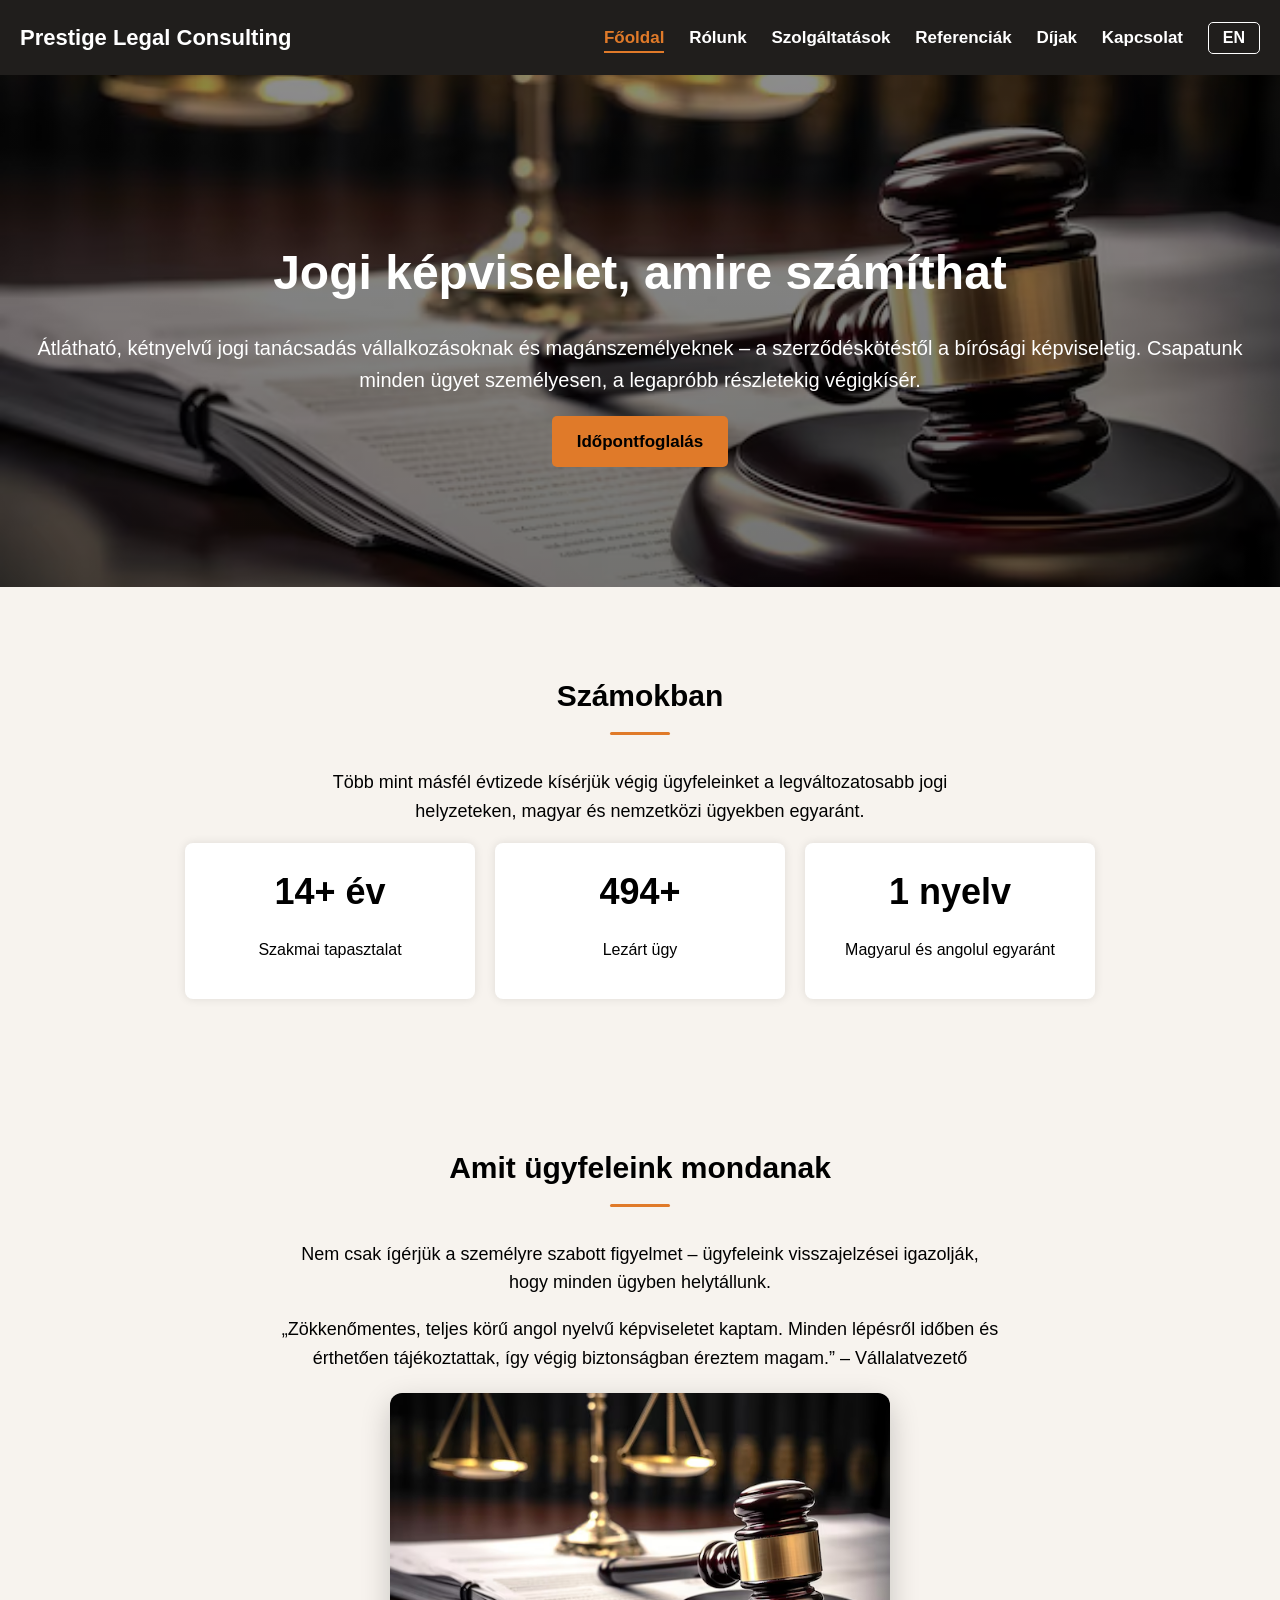
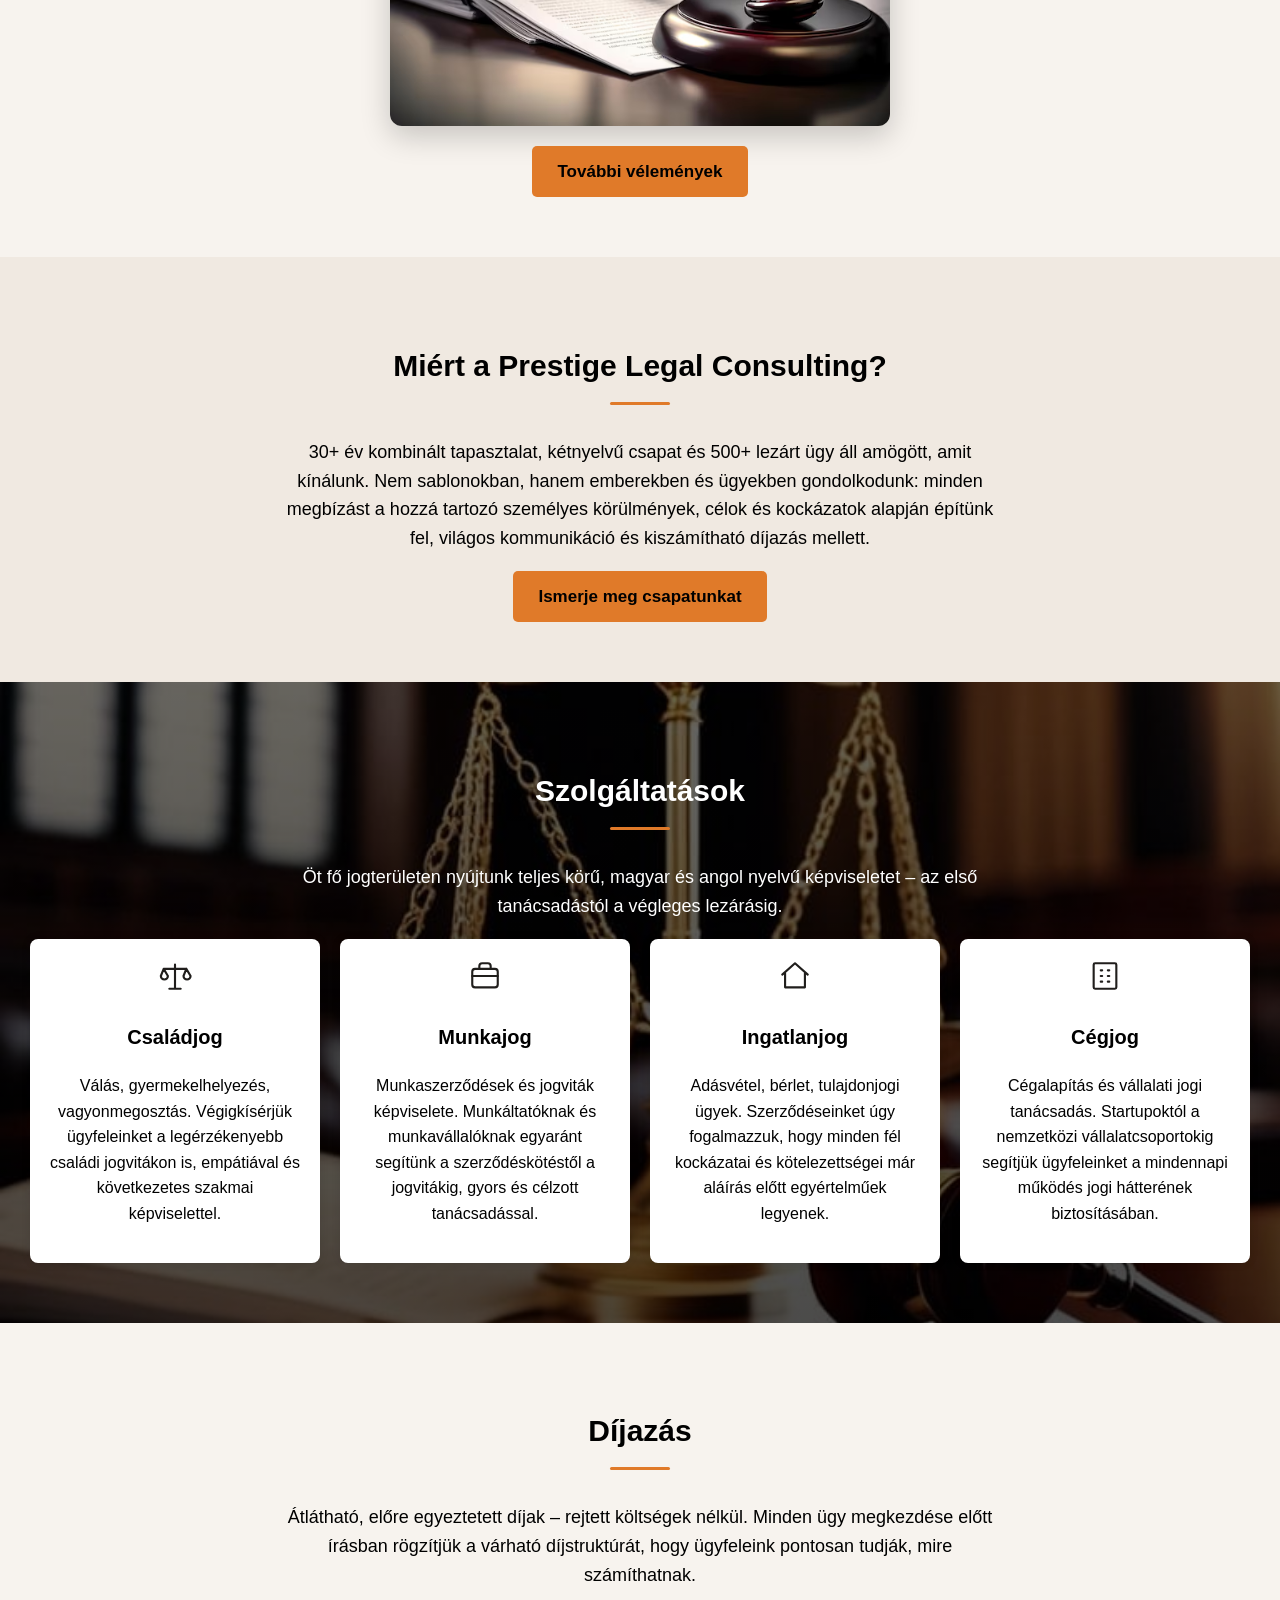
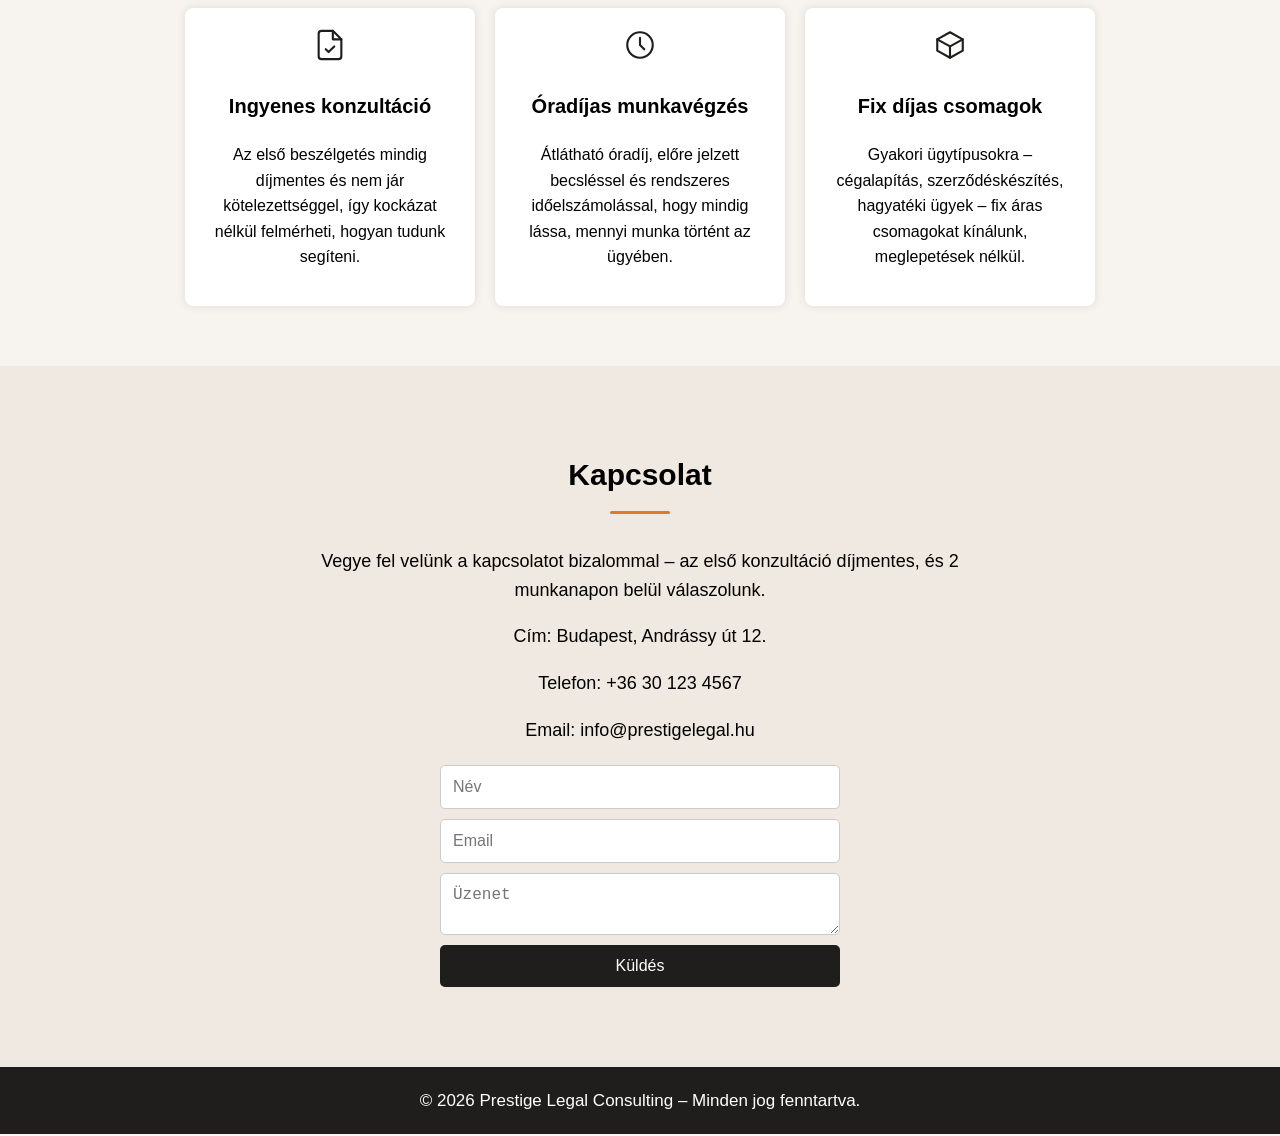
<file: index.html>
<!DOCTYPE html>
<html lang="hu">
<head>
    <meta charset="UTF-8">
    <meta name="viewport" content="width=device-width, initial-scale=1.0">
    <title>Prestige Legal Consulting</title>
    <link rel="stylesheet" href="assets/css/style.css">
</head>
<body>

<header>
    <div class="logo">Prestige Legal Consulting</div>
    <nav>
        <a href="index.html" class="active"><span data-hu="Főoldal" data-en="Home">Főoldal</span></a>
        <a href="about.html"><span data-hu="Rólunk" data-en="About Us">Rólunk</span></a>
        <a href="service.html"><span data-hu="Szolgáltatások" data-en="Services">Szolgáltatások</span></a>
        <a href="references.html"><span data-hu="Referenciák" data-en="References">Referenciák</span></a>
        <a href="index.html#dijak"><span data-hu="Díjak" data-en="Fees">Díjak</span></a>
        <a href="contact.html"><span data-hu="Kapcsolat" data-en="Contact">Kapcsolat</span></a>
        <button id="lang-toggle" class="lang-btn" type="button">EN</button>
    </nav>
    <button id="nav-toggle" class="nav-toggle" type="button" aria-label="Menü megnyitása" aria-expanded="false">
        <span></span><span></span><span></span>
    </button>
</header>

<section class="hero">
    <h1 data-hu="Jogi képviselet, amire számíthat" data-en="Legal Representation You Can Rely On">Jogi képviselet, amire számíthat</h1>
    <p data-hu="Átlátható, kétnyelvű jogi tanácsadás vállalkozásoknak és magánszemélyeknek – a szerződéskötéstől a bírósági képviseletig. Csapatunk minden ügyet személyesen, a legapróbb részletekig végigkísér." data-en="Transparent, bilingual legal counsel for businesses and individuals – from contract drafting to courtroom representation. Our team follows every case personally, down to the smallest detail.">Átlátható, kétnyelvű jogi tanácsadás vállalkozásoknak és magánszemélyeknek – a szerződéskötéstől a bírósági képviseletig. Csapatunk minden ügyet személyesen, a legapróbb részletekig végigkísér.</p>
    <a href="contact.html" class="btn"><span data-hu="Időpontfoglalás" data-en="Book a Consultation">Időpontfoglalás</span></a>
</section>

<section class="section reveal">
    <h2 data-hu="Számokban" data-en="By the Numbers">Számokban</h2>
    <p data-hu="Több mint másfél évtizede kísérjük végig ügyfeleinket a legváltozatosabb jogi helyzeteken, magyar és nemzetközi ügyekben egyaránt." data-en="For more than a decade and a half, we've guided our clients through the widest range of legal situations, both Hungarian and international.">Több mint másfél évtizede kísérjük végig ügyfeleinket a legváltozatosabb jogi helyzeteken, magyar és nemzetközi ügyekben egyaránt.</p>
    <div class="cards">
        <div class="card stat reveal reveal-1">
            <h3><span class="count" data-target="15">0</span>+ <span data-hu="év" data-en="years">év</span></h3>
            <p data-hu="Szakmai tapasztalat" data-en="Professional experience">Szakmai tapasztalat</p>
        </div>
        <div class="card stat reveal reveal-2">
            <h3><span class="count" data-target="500">0</span>+</h3>
            <p data-hu="Lezárt ügy" data-en="Cases handled">Lezárt ügy</p>
        </div>
        <div class="card stat reveal reveal-3">
            <h3><span class="count" data-target="2">0</span> <span data-hu="nyelv" data-en="languages">nyelv</span></h3>
            <p data-hu="Magyarul és angolul egyaránt" data-en="Both in Hungarian and English">Magyarul és angolul egyaránt</p>
        </div>
    </div>
</section>

<section class="section reveal">
    <h2 data-hu="Amit ügyfeleink mondanak" data-en="What Our Clients Say">Amit ügyfeleink mondanak</h2>
    <p data-hu="Nem csak ígérjük a személyre szabott figyelmet – ügyfeleink visszajelzései igazolják, hogy minden ügyben helytállunk." data-en="We don't just promise personal attention – our clients' feedback confirms that we deliver on it in every case.">Nem csak ígérjük a személyre szabott figyelmet – ügyfeleink visszajelzései igazolják, hogy minden ügyben helytállunk.</p>
    <p data-hu="„Zökkenőmentes, teljes körű angol nyelvű képviseletet kaptam. Minden lépésről időben és érthetően tájékoztattak, így végig biztonságban éreztem magam.” – Vállalatvezető" data-en="“I received seamless, full-scope representation in English. I was informed about every step clearly and on time, so I felt secure throughout the whole process.” – Company Executive">„Zökkenőmentes, teljes körű angol nyelvű képviseletet kaptam. Minden lépésről időben és érthetően tájékoztattak, így végig biztonságban éreztem magam.” – Vállalatvezető</p>
    <img src="assets/images/legal.avif" alt="Prestige Legal Consulting" style="display:block;max-width:500px;width:100%;border-radius:12px;box-shadow:0 10px 30px rgba(0,0,0,0.2);margin:20px auto;">
    <a href="references.html" class="btn"><span data-hu="További vélemények" data-en="More Testimonials">További vélemények</span></a>
</section>

<section class="section dark reveal">
    <h2 data-hu="Miért a Prestige Legal Consulting?" data-en="Why Prestige Legal Consulting?">Miért a Prestige Legal Consulting?</h2>
    <p data-hu="30+ év kombinált tapasztalat, kétnyelvű csapat és 500+ lezárt ügy áll amögött, amit kínálunk. Nem sablonokban, hanem emberekben és ügyekben gondolkodunk: minden megbízást a hozzá tartozó személyes körülmények, célok és kockázatok alapján építünk fel, világos kommunikáció és kiszámítható díjazás mellett." data-en="30+ years of combined experience, a bilingual team, and 500+ cases handled stand behind what we offer. We think in terms of people and cases, not templates: every engagement is built around the specific circumstances, goals, and risks involved, backed by clear communication and predictable fees.">30+ év kombinált tapasztalat, kétnyelvű csapat és 500+ lezárt ügy áll amögött, amit kínálunk. Nem sablonokban, hanem emberekben és ügyekben gondolkodunk: minden megbízást a hozzá tartozó személyes körülmények, célok és kockázatok alapján építünk fel, világos kommunikáció és kiszámítható díjazás mellett.</p>
    <a href="about.html" class="btn"><span data-hu="Ismerje meg csapatunkat" data-en="Meet Our Team">Ismerje meg csapatunkat</span></a>
</section>

<section id="szolgaltatasok" class="section section-scales">
    <h2 data-hu="Szolgáltatások" data-en="Services">Szolgáltatások</h2>
    <p data-hu="Öt fő jogterületen nyújtunk teljes körű, magyar és angol nyelvű képviseletet – az első tanácsadástól a végleges lezárásig." data-en="We provide full-scope representation, in both Hungarian and English, across five core practice areas – from the first consultation through to final resolution.">Öt fő jogterületen nyújtunk teljes körű, magyar és angol nyelvű képviseletet – az első tanácsadástól a végleges lezárásig.</p>
    <div class="cards">
        <div class="card reveal reveal-1">
            <div class="icon"><svg viewBox="0 0 24 24" fill="none" stroke="currentColor" stroke-width="1.5" stroke-linecap="round" stroke-linejoin="round"><path d="M12 21V4M4 7h16M4 7L2 12a2.5 2.5 0 0 0 5 0L4 7zM20 7l-2 5a2.5 2.5 0 0 0 5 0l-3-5zM8 21h8"/></svg></div>
            <h3 data-hu="Családjog" data-en="Family Law">Családjog</h3>
            <p data-hu="Válás, gyermekelhelyezés, vagyonmegosztás. Végigkísérjük ügyfeleinket a legérzékenyebb családi jogvitákon is, empátiával és következetes szakmai képviselettel." data-en="Divorce, child custody, division of assets. We guide our clients through even the most sensitive family disputes, with empathy and consistent professional representation.">Válás, gyermekelhelyezés, vagyonmegosztás. Végigkísérjük ügyfeleinket a legérzékenyebb családi jogvitákon is, empátiával és következetes szakmai képviselettel.</p>
        </div>
        <div class="card reveal reveal-2">
            <div class="icon"><svg viewBox="0 0 24 24" fill="none" stroke="currentColor" stroke-width="1.5" stroke-linecap="round" stroke-linejoin="round"><rect x="3" y="7" width="18" height="13" rx="2"/><path d="M8 7V5a2 2 0 0 1 2-2h4a2 2 0 0 1 2 2v2M3 12h18"/></svg></div>
            <h3 data-hu="Munkajog" data-en="Employment Law">Munkajog</h3>
            <p data-hu="Munkaszerződések és jogviták képviselete. Munkáltatóknak és munkavállalóknak egyaránt segítünk a szerződéskötéstől a jogvitákig, gyors és célzott tanácsadással." data-en="Representation in employment contracts and disputes. We assist both employers and employees, from contract drafting through to disputes, with fast and targeted advice.">Munkaszerződések és jogviták képviselete. Munkáltatóknak és munkavállalóknak egyaránt segítünk a szerződéskötéstől a jogvitákig, gyors és célzott tanácsadással.</p>
        </div>
        <div class="card reveal reveal-3">
            <div class="icon"><svg viewBox="0 0 24 24" fill="none" stroke="currentColor" stroke-width="1.5" stroke-linecap="round" stroke-linejoin="round"><path d="M3 11l9-8 9 8"/><path d="M5 10v10h14V10"/></svg></div>
            <h3 data-hu="Ingatlanjog" data-en="Real Estate Law">Ingatlanjog</h3>
            <p data-hu="Adásvétel, bérlet, tulajdonjogi ügyek. Szerződéseinket úgy fogalmazzuk, hogy minden fél kockázatai és kötelezettségei már aláírás előtt egyértelműek legyenek." data-en="Sales, leasing, and property ownership matters. We draft contracts so that every party's risks and obligations are clear well before signing.">Adásvétel, bérlet, tulajdonjogi ügyek. Szerződéseinket úgy fogalmazzuk, hogy minden fél kockázatai és kötelezettségei már aláírás előtt egyértelműek legyenek.</p>
        </div>
        <div class="card reveal reveal-4">
            <div class="icon"><svg viewBox="0 0 24 24" fill="none" stroke="currentColor" stroke-width="1.5" stroke-linecap="round" stroke-linejoin="round"><rect x="4" y="3" width="16" height="18" rx="1"/><path d="M9 8h1M14 8h1M9 12h1M14 12h1M9 16h1M14 16h1"/></svg></div>
            <h3 data-hu="Cégjog" data-en="Corporate Law">Cégjog</h3>
            <p data-hu="Cégalapítás és vállalati jogi tanácsadás. Startupoktól a nemzetközi vállalatcsoportokig segítjük ügyfeleinket a mindennapi működés jogi hátterének biztosításában." data-en="Company formation and corporate legal advice. From startups to international corporate groups, we help clients secure the legal foundation for day-to-day operations.">Cégalapítás és vállalati jogi tanácsadás. Startupoktól a nemzetközi vállalatcsoportokig segítjük ügyfeleinket a mindennapi működés jogi hátterének biztosításában.</p>
        </div>
    </div>
</section>

<section id="dijak" class="section reveal">
    <h2 data-hu="Díjazás" data-en="Fees">Díjazás</h2>
    <p data-hu="Átlátható, előre egyeztetett díjak – rejtett költségek nélkül. Minden ügy megkezdése előtt írásban rögzítjük a várható díjstruktúrát, hogy ügyfeleink pontosan tudják, mire számíthatnak." data-en="Transparent, pre-agreed fees – no hidden costs. Before starting any matter, we set out the expected fee structure in writing, so our clients know exactly what to expect.">Átlátható, előre egyeztetett díjak – rejtett költségek nélkül. Minden ügy megkezdése előtt írásban rögzítjük a várható díjstruktúrát, hogy ügyfeleink pontosan tudják, mire számíthatnak.</p>
    <div class="cards">
        <div class="card reveal reveal-1">
            <div class="icon"><svg viewBox="0 0 24 24" fill="none" stroke="currentColor" stroke-width="1.5" stroke-linecap="round" stroke-linejoin="round"><path d="M14 2H6a2 2 0 0 0-2 2v16a2 2 0 0 0 2 2h12a2 2 0 0 0 2-2V8z"/><path d="M14 2v6h6"/><path d="M9 15l2 2 4-4"/></svg></div>
            <h3 data-hu="Ingyenes konzultáció" data-en="Free Consultation">Ingyenes konzultáció</h3>
            <p data-hu="Az első beszélgetés mindig díjmentes és nem jár kötelezettséggel, így kockázat nélkül felmérheti, hogyan tudunk segíteni." data-en="The first conversation is always free and comes with no obligation, so you can assess how we can help without any risk.">Az első beszélgetés mindig díjmentes és nem jár kötelezettséggel, így kockázat nélkül felmérheti, hogyan tudunk segíteni.</p>
        </div>
        <div class="card reveal reveal-2">
            <div class="icon"><svg viewBox="0 0 24 24" fill="none" stroke="currentColor" stroke-width="1.5" stroke-linecap="round" stroke-linejoin="round"><circle cx="12" cy="12" r="9"/><path d="M12 7v5l3 3"/></svg></div>
            <h3 data-hu="Óradíjas munkavégzés" data-en="Hourly Billing">Óradíjas munkavégzés</h3>
            <p data-hu="Átlátható óradíj, előre jelzett becsléssel és rendszeres időelszámolással, hogy mindig lássa, mennyi munka történt az ügyében." data-en="A transparent hourly rate, with an upfront estimate and regular time reporting, so you always see exactly how much work has gone into your case.">Átlátható óradíj, előre jelzett becsléssel és rendszeres időelszámolással, hogy mindig lássa, mennyi munka történt az ügyében.</p>
        </div>
        <div class="card reveal reveal-3">
            <div class="icon"><svg viewBox="0 0 24 24" fill="none" stroke="currentColor" stroke-width="1.5" stroke-linecap="round" stroke-linejoin="round"><path d="M21 8l-9-5-9 5 9 5 9-5z"/><path d="M3 8v8l9 5 9-5V8"/><path d="M12 13v8"/></svg></div>
            <h3 data-hu="Fix díjas csomagok" data-en="Fixed-Fee Packages">Fix díjas csomagok</h3>
            <p data-hu="Gyakori ügytípusokra – cégalapítás, szerződéskészítés, hagyatéki ügyek – fix áras csomagokat kínálunk, meglepetések nélkül." data-en="For common matters – company formation, contract drafting, probate matters – we offer fixed-price packages, with no surprises.">Gyakori ügytípusokra – cégalapítás, szerződéskészítés, hagyatéki ügyek – fix áras csomagokat kínálunk, meglepetések nélkül.</p>
        </div>
    </div>
</section>

<section id="kapcsolat" class="section dark reveal">
    <h2 data-hu="Kapcsolat" data-en="Contact">Kapcsolat</h2>
    <p data-hu="Vegye fel velünk a kapcsolatot bizalommal – az első konzultáció díjmentes, és 2 munkanapon belül válaszolunk." data-en="Reach out to us with confidence – the first consultation is free, and we respond within 2 business days.">Vegye fel velünk a kapcsolatot bizalommal – az első konzultáció díjmentes, és 2 munkanapon belül válaszolunk.</p>
    <p><span data-hu="Cím:" data-en="Address:">Cím:</span> Budapest, Andrássy út 12.</p>
    <p><span data-hu="Telefon:" data-en="Phone:">Telefon:</span> +36 30 123 4567</p>
    <p><span data-hu="Email:" data-en="Email:">Email:</span> info@prestigelegal.hu</p>

    <form class="contact-form">
        <input type="text" data-hu-placeholder="Név" data-en-placeholder="Name" placeholder="Név" required>
        <input type="email" data-hu-placeholder="Email" data-en-placeholder="Email" placeholder="Email" required>
        <textarea data-hu-placeholder="Üzenet" data-en-placeholder="Message" placeholder="Üzenet" required></textarea>
        <button type="submit" data-hu="Küldés" data-en="Send">Küldés</button>
    </form>
</section>

<footer>
    <span data-hu="© 2026 Prestige Legal Consulting – Minden jog fenntartva." data-en="© 2026 Prestige Legal Consulting – All rights reserved.">© 2026 Prestige Legal Consulting – Minden jog fenntartva.</span>
</footer>

<script src="assets/js/lang.js"></script>
<script src="assets/js/reveal.js"></script>
</body>
</html>
</file>
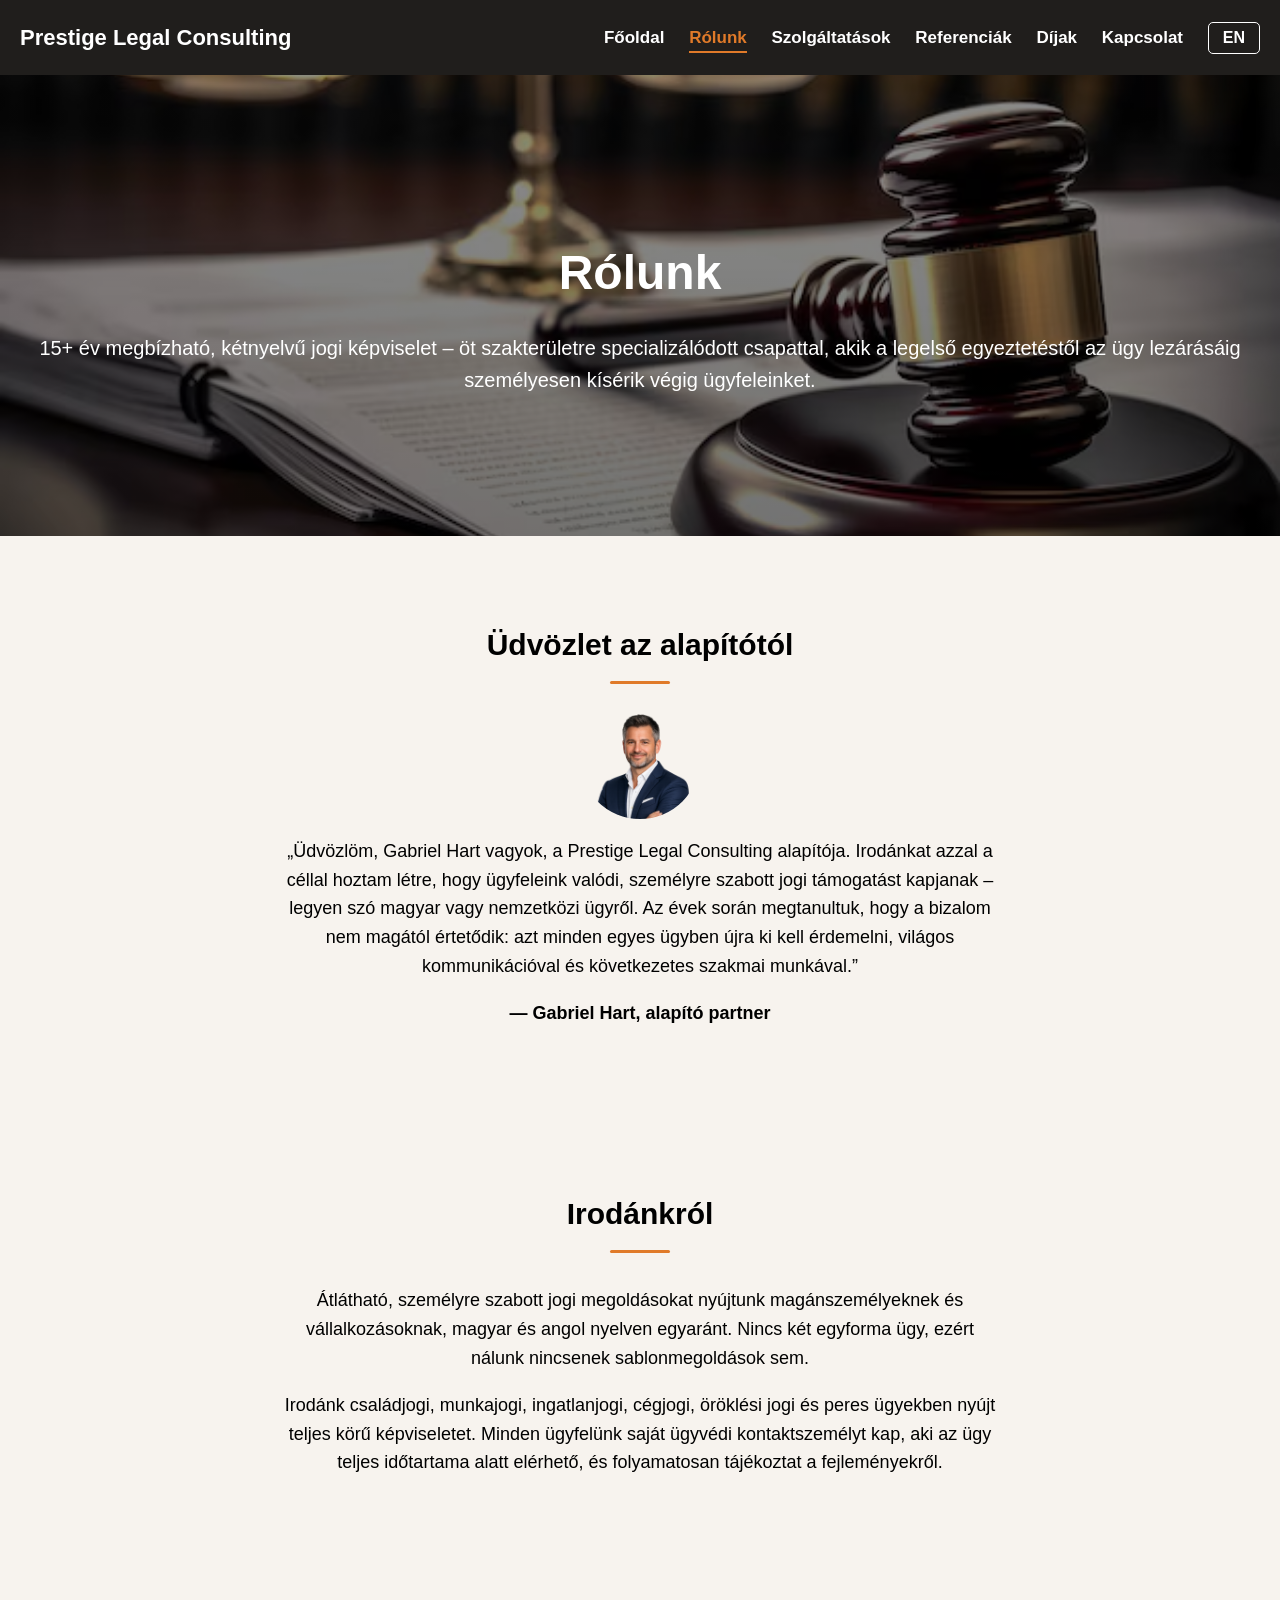
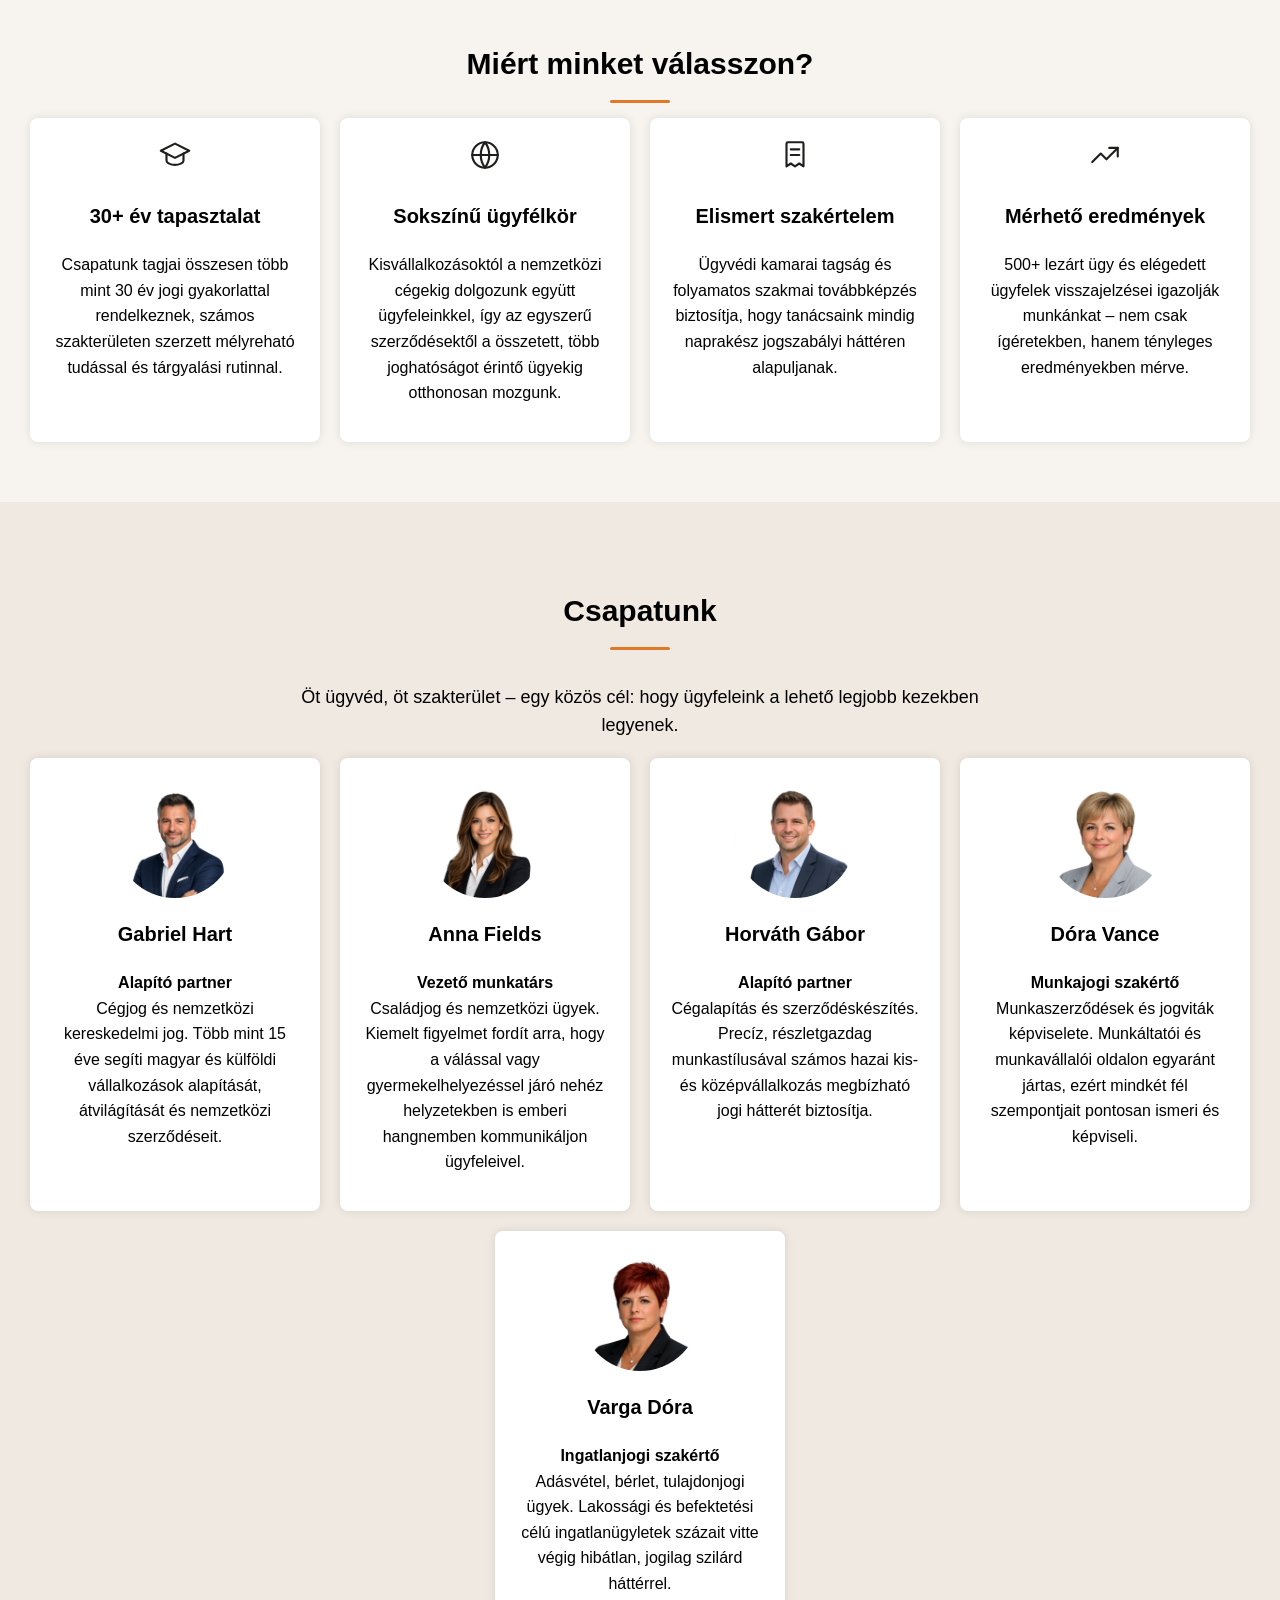
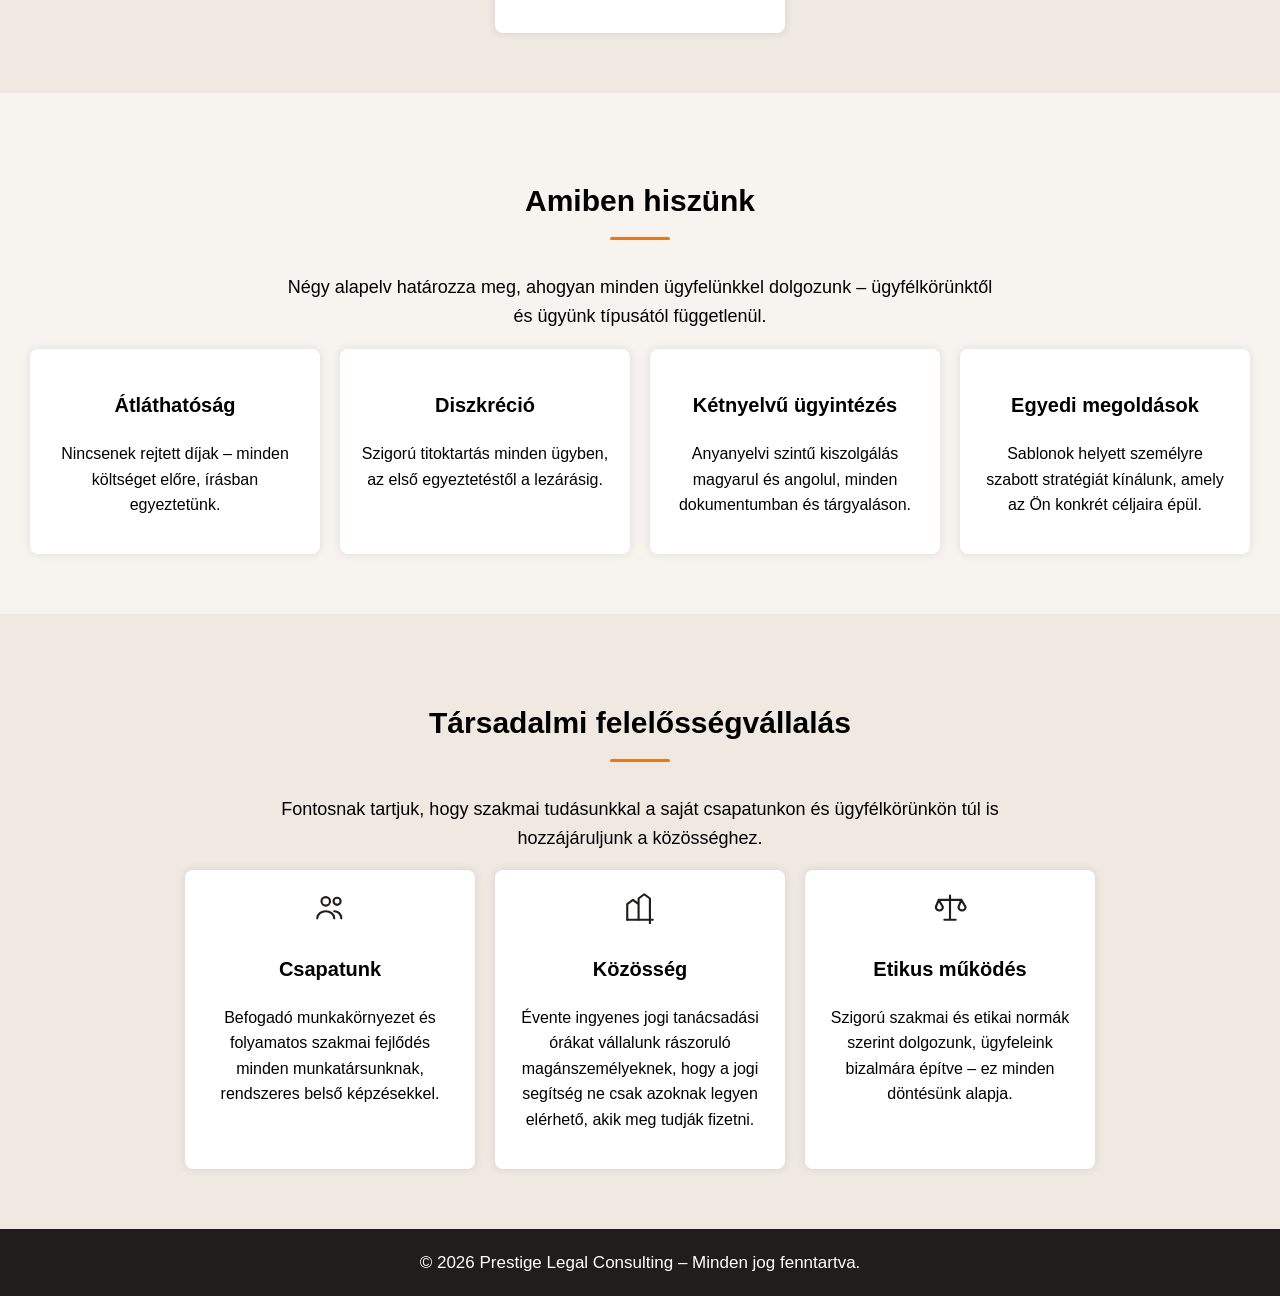
<file: about.html>
<!DOCTYPE html>
<html lang="hu">
<head>
    <meta charset="UTF-8">
    <meta name="viewport" content="width=device-width, initial-scale=1.0">
    <title>Rólunk | Prestige Legal Consulting</title>
    <meta name="description" content="Ismerje meg a Prestige Legal Consulting csapatát: magyar és angol anyanyelvű ügyvédek, öt szakterületre specializálódva.">
    <link rel="stylesheet" href="assets/css/style.css">
</head>
<body>

<header>
    <div class="logo">Prestige Legal Consulting</div>
    <nav>
        <a href="index.html"><span data-hu="Főoldal" data-en="Home">Főoldal</span></a>
        <a href="about.html" class="active"><span data-hu="Rólunk" data-en="About Us">Rólunk</span></a>
        <a href="service.html"><span data-hu="Szolgáltatások" data-en="Services">Szolgáltatások</span></a>
        <a href="references.html"><span data-hu="Referenciák" data-en="References">Referenciák</span></a>
        <a href="index.html#dijak"><span data-hu="Díjak" data-en="Fees">Díjak</span></a>
        <a href="contact.html"><span data-hu="Kapcsolat" data-en="Contact">Kapcsolat</span></a>
        <button id="lang-toggle" class="lang-btn" type="button">EN</button>
    </nav>
    <button id="nav-toggle" class="nav-toggle" type="button" aria-label="Menü megnyitása" aria-expanded="false">
        <span></span><span></span><span></span>
    </button>
</header>

<section class="hero">
    <h1 data-hu="Rólunk" data-en="About Us">Rólunk</h1>
    <p data-hu="15+ év megbízható, kétnyelvű jogi képviselet – öt szakterületre specializálódott csapattal, akik a legelső egyeztetéstől az ügy lezárásáig személyesen kísérik végig ügyfeleinket." data-en="15+ years of reliable, bilingual legal representation – with a team specialized across five practice areas, who personally guide our clients from the very first meeting through to resolution.">15+ év megbízható, kétnyelvű jogi képviselet – öt szakterületre specializálódott csapattal, akik a legelső egyeztetéstől az ügy lezárásáig személyesen kísérik végig ügyfeleinket.</p>
</section>

<section class="section reveal">
    <h2 data-hu="Üdvözlet az alapítótól" data-en="A Welcome From Our Founder">Üdvözlet az alapítótól</h2>
    <img src="assets/images/gabriel-hart.png" alt="Gabriel Hart" style="width:120px;height:120px;border-radius:50%;object-fit:cover;object-position:top center;display:block;margin:0 auto 15px;">
    <p data-hu="„Üdvözlöm, Gabriel Hart vagyok, a Prestige Legal Consulting alapítója. Irodánkat azzal a céllal hoztam létre, hogy ügyfeleink valódi, személyre szabott jogi támogatást kapjanak – legyen szó magyar vagy nemzetközi ügyről. Az évek során megtanultuk, hogy a bizalom nem magától értetődik: azt minden egyes ügyben újra ki kell érdemelni, világos kommunikációval és következetes szakmai munkával.”" data-en="“Welcome, I'm Gabriel Hart, founder of Prestige Legal Consulting. I built this firm so our clients receive real, personalized legal support – whether the matter is Hungarian or international. Over the years we've learned that trust isn't a given: it has to be earned again in every single case, through clear communication and consistent professional work.”">„Üdvözlöm, Gabriel Hart vagyok, a Prestige Legal Consulting alapítója. Irodánkat azzal a céllal hoztam létre, hogy ügyfeleink valódi, személyre szabott jogi támogatást kapjanak – legyen szó magyar vagy nemzetközi ügyről. Az évek során megtanultuk, hogy a bizalom nem magától értetődik: azt minden egyes ügyben újra ki kell érdemelni, világos kommunikációval és következetes szakmai munkával.”</p>
    <p style="margin-top:10px;"><strong data-hu="— Gabriel Hart, alapító partner" data-en="— Gabriel Hart, Founding Partner">— Gabriel Hart, alapító partner</strong></p>
</section>

<section class="section reveal">
    <h2 data-hu="Irodánkról" data-en="Our Firm">Irodánkról</h2>
    <p data-hu="Átlátható, személyre szabott jogi megoldásokat nyújtunk magánszemélyeknek és vállalkozásoknak, magyar és angol nyelven egyaránt. Nincs két egyforma ügy, ezért nálunk nincsenek sablonmegoldások sem." data-en="We provide transparent, tailored legal solutions for individuals and businesses, in both Hungarian and English. No two cases are alike, so we don't offer template solutions.">Átlátható, személyre szabott jogi megoldásokat nyújtunk magánszemélyeknek és vállalkozásoknak, magyar és angol nyelven egyaránt. Nincs két egyforma ügy, ezért nálunk nincsenek sablonmegoldások sem.</p>
    <p style="margin-top:15px;" data-hu="Irodánk családjogi, munkajogi, ingatlanjogi, cégjogi, öröklési jogi és peres ügyekben nyújt teljes körű képviseletet. Minden ügyfelünk saját ügyvédi kontaktszemélyt kap, aki az ügy teljes időtartama alatt elérhető, és folyamatosan tájékoztat a fejleményekről." data-en="Our firm provides full-scope representation in family law, employment law, real estate law, corporate law, inheritance matters, and litigation. Every client is assigned a dedicated point of contact who remains available throughout the case and provides ongoing updates on its progress.">Irodánk családjogi, munkajogi, ingatlanjogi, cégjogi, öröklési jogi és peres ügyekben nyújt teljes körű képviseletet. Minden ügyfelünk saját ügyvédi kontaktszemélyt kap, aki az ügy teljes időtartama alatt elérhető, és folyamatosan tájékoztat a fejleményekről.</p>
</section>

<section class="section">
    <h2 data-hu="Miért minket válasszon?" data-en="Why Choose Us?">Miért minket válasszon?</h2>
    <div class="cards">
        <div class="card reveal reveal-1">
            <div class="icon"><svg viewBox="0 0 24 24" fill="none" stroke="currentColor" stroke-width="1.5" stroke-linecap="round" stroke-linejoin="round"><path d="M2 9l10-5 10 5-10 5-10-5z"/><path d="M6 11v5c0 1.5 3 3 6 3s6-1.5 6-3v-5"/></svg></div>
            <h3 data-hu="30+ év tapasztalat" data-en="30+ Years of Experience">30+ év tapasztalat</h3>
            <p data-hu="Csapatunk tagjai összesen több mint 30 év jogi gyakorlattal rendelkeznek, számos szakterületen szerzett mélyreható tudással és tárgyalási rutinnal." data-en="Combined, our team brings over 30 years of legal practice, with deep expertise and negotiation experience across numerous practice areas.">Csapatunk tagjai összesen több mint 30 év jogi gyakorlattal rendelkeznek, számos szakterületen szerzett mélyreható tudással és tárgyalási rutinnal.</p>
        </div>
        <div class="card reveal reveal-2">
            <div class="icon"><svg viewBox="0 0 24 24" fill="none" stroke="currentColor" stroke-width="1.5" stroke-linecap="round" stroke-linejoin="round"><circle cx="12" cy="12" r="9"/><path d="M3 12h18M12 3a15 15 0 0 1 0 18M12 3a15 15 0 0 0 0 18"/></svg></div>
            <h3 data-hu="Sokszínű ügyfélkör" data-en="Diverse Client Base">Sokszínű ügyfélkör</h3>
            <p data-hu="Kisvállalkozásoktól a nemzetközi cégekig dolgozunk együtt ügyfeleinkkel, így az egyszerű szerződésektől a összetett, több joghatóságot érintő ügyekig otthonosan mozgunk." data-en="We work with clients ranging from small businesses to international companies, so we're equally at home with simple contracts and complex, multi-jurisdictional matters.">Kisvállalkozásoktól a nemzetközi cégekig dolgozunk együtt ügyfeleinkkel, így az egyszerű szerződésektől a összetett, több joghatóságot érintő ügyekig otthonosan mozgunk.</p>
        </div>
        <div class="card reveal reveal-3">
            <div class="icon"><svg viewBox="0 0 24 24" fill="none" stroke="currentColor" stroke-width="1.5" stroke-linecap="round" stroke-linejoin="round"><path d="M7 3h10a1 1 0 0 1 1 1v16l-3-2-3 2-3-2-3 2V4a1 1 0 0 1 1-1z"/><path d="M9 8h6M9 12h6"/></svg></div>
            <h3 data-hu="Elismert szakértelem" data-en="Recognized Expertise">Elismert szakértelem</h3>
            <p data-hu="Ügyvédi kamarai tagság és folyamatos szakmai továbbképzés biztosítja, hogy tanácsaink mindig naprakész jogszabályi háttéren alapuljanak." data-en="Bar association membership and ongoing professional development ensure that our advice is always grounded in up-to-date legal knowledge.">Ügyvédi kamarai tagság és folyamatos szakmai továbbképzés biztosítja, hogy tanácsaink mindig naprakész jogszabályi háttéren alapuljanak.</p>
        </div>
        <div class="card reveal reveal-4">
            <div class="icon"><svg viewBox="0 0 24 24" fill="none" stroke="currentColor" stroke-width="1.5" stroke-linecap="round" stroke-linejoin="round"><path d="M3 17l6-6 4 4 8-8"/><path d="M15 7h6v6"/></svg></div>
            <h3 data-hu="Mérhető eredmények" data-en="Measurable Results">Mérhető eredmények</h3>
            <p data-hu="500+ lezárt ügy és elégedett ügyfelek visszajelzései igazolják munkánkat – nem csak ígéretekben, hanem tényleges eredményekben mérve." data-en="500+ closed cases and client feedback confirm the results we deliver – measured in actual outcomes, not just promises.">500+ lezárt ügy és elégedett ügyfelek visszajelzései igazolják munkánkat – nem csak ígéretekben, hanem tényleges eredményekben mérve.</p>
        </div>
    </div>
</section>

<section class="section dark reveal">
    <h2 data-hu="Csapatunk" data-en="Our Team">Csapatunk</h2>
    <p data-hu="Öt ügyvéd, öt szakterület – egy közös cél: hogy ügyfeleink a lehető legjobb kezekben legyenek." data-en="Five lawyers, five specialties – one shared goal: making sure our clients are in the best possible hands.">Öt ügyvéd, öt szakterület – egy közös cél: hogy ügyfeleink a lehető legjobb kezekben legyenek.</p>
    <div class="cards">
        <div class="card reveal reveal-1">
            <img src="assets/images/gabriel-hart.png" alt="Gabriel Hart" style="width:120px;height:120px;border-radius:50%;object-fit:cover;object-position:top center;display:block;margin:0 auto 12px;">
            <h3>Gabriel Hart</h3>
            <p><strong data-hu="Alapító partner" data-en="Founding Partner">Alapító partner</strong><br>
               <span data-hu="Cégjog és nemzetközi kereskedelmi jog. Több mint 15 éve segíti magyar és külföldi vállalkozások alapítását, átvilágítását és nemzetközi szerződéseit." data-en="Corporate and international commercial law. For over 15 years he has guided Hungarian and foreign businesses through formation, due diligence, and international contracts.">Cégjog és nemzetközi kereskedelmi jog. Több mint 15 éve segíti magyar és külföldi vállalkozások alapítását, átvilágítását és nemzetközi szerződéseit.</span></p>
        </div>
        <div class="card reveal reveal-2">
            <img src="assets/images/anna-fields.png" alt="Anna Fields" style="width:120px;height:120px;border-radius:50%;object-fit:cover;object-position:top center;display:block;margin:0 auto 12px;">
            <h3>Anna Fields</h3>
            <p><strong data-hu="Vezető munkatárs" data-en="Senior Associate">Vezető munkatárs</strong><br>
               <span data-hu="Családjog és nemzetközi ügyek. Kiemelt figyelmet fordít arra, hogy a válással vagy gyermekelhelyezéssel járó nehéz helyzetekben is emberi hangnemben kommunikáljon ügyfeleivel." data-en="Family law and international matters. She places particular emphasis on communicating with empathy even in the difficult situations that come with divorce or custody cases.">Családjog és nemzetközi ügyek. Kiemelt figyelmet fordít arra, hogy a válással vagy gyermekelhelyezéssel járó nehéz helyzetekben is emberi hangnemben kommunikáljon ügyfeleivel.</span></p>
        </div>
        <div class="card reveal reveal-3">
            <img src="assets/images/horvath-gabor.png" alt="Horváth Gábor" style="width:120px;height:120px;border-radius:50%;object-fit:cover;object-position:top center;display:block;margin:0 auto 12px;">
            <h3>Horváth Gábor</h3>
            <p><strong data-hu="Alapító partner" data-en="Founding Partner">Alapító partner</strong><br>
               <span data-hu="Cégalapítás és szerződéskészítés. Precíz, részletgazdag munkastílusával számos hazai kis- és középvállalkozás megbízható jogi hátterét biztosítja." data-en="Company formation and contract drafting. His precise, detail-oriented approach provides a reliable legal foundation for numerous Hungarian small and medium-sized businesses.">Cégalapítás és szerződéskészítés. Precíz, részletgazdag munkastílusával számos hazai kis- és középvállalkozás megbízható jogi hátterét biztosítja.</span></p>
        </div>
        <div class="card reveal reveal-4">
            <img src="assets/images/dora-vance.png" alt="Dóra Vance" style="width:120px;height:120px;border-radius:50%;object-fit:cover;object-position:top center;display:block;margin:0 auto 12px;">
            <h3>Dóra Vance</h3>
            <p><strong data-hu="Munkajogi szakértő" data-en="Employment Law Specialist">Munkajogi szakértő</strong><br>
               <span data-hu="Munkaszerződések és jogviták képviselete. Munkáltatói és munkavállalói oldalon egyaránt jártas, ezért mindkét fél szempontjait pontosan ismeri és képviseli." data-en="Representation in employment contracts and disputes. Experienced on both the employer and employee side, she understands and represents both perspectives precisely.">Munkaszerződések és jogviták képviselete. Munkáltatói és munkavállalói oldalon egyaránt jártas, ezért mindkét fél szempontjait pontosan ismeri és képviseli.</span></p>
        </div>
        <div class="card reveal reveal-5">
            <img src="assets/images/varga-dora.png" alt="Varga Dóra" style="width:120px;height:120px;border-radius:50%;object-fit:cover;object-position:top center;display:block;margin:0 auto 12px;">
            <h3>Varga Dóra</h3>
            <p><strong data-hu="Ingatlanjogi szakértő" data-en="Real Estate Law Specialist">Ingatlanjogi szakértő</strong><br>
               <span data-hu="Adásvétel, bérlet, tulajdonjogi ügyek. Lakossági és befektetési célú ingatlanügyletek százait vitte végig hibátlan, jogilag szilárd háttérrel." data-en="Sales, leasing, and property ownership matters. She has closed hundreds of residential and investment property transactions with a flawless, legally sound track record.">Adásvétel, bérlet, tulajdonjogi ügyek. Lakossági és befektetési célú ingatlanügyletek százait vitte végig hibátlan, jogilag szilárd háttérrel.</span></p>
        </div>
    </div>
</section>

<section class="section reveal">
    <h2 data-hu="Amiben hiszünk" data-en="What We Believe In">Amiben hiszünk</h2>
    <p data-hu="Négy alapelv határozza meg, ahogyan minden ügyfelünkkel dolgozunk – ügyfélkörünktől és ügyünk típusától függetlenül." data-en="Four principles define how we work with every client – regardless of who they are or what kind of case they bring us.">Négy alapelv határozza meg, ahogyan minden ügyfelünkkel dolgozunk – ügyfélkörünktől és ügyünk típusától függetlenül.</p>
    <div class="cards">
        <div class="card reveal reveal-1">
            <h3 data-hu="Átláthatóság" data-en="Transparency">Átláthatóság</h3>
            <p data-hu="Nincsenek rejtett díjak – minden költséget előre, írásban egyeztetünk." data-en="No hidden fees – every cost is agreed in writing in advance.">Nincsenek rejtett díjak – minden költséget előre, írásban egyeztetünk.</p>
        </div>
        <div class="card reveal reveal-2">
            <h3 data-hu="Diszkréció" data-en="Discretion">Diszkréció</h3>
            <p data-hu="Szigorú titoktartás minden ügyben, az első egyeztetéstől a lezárásig." data-en="Strict confidentiality on every matter, from the first meeting through to closing.">Szigorú titoktartás minden ügyben, az első egyeztetéstől a lezárásig.</p>
        </div>
        <div class="card reveal reveal-3">
            <h3 data-hu="Kétnyelvű ügyintézés" data-en="Bilingual Service">Kétnyelvű ügyintézés</h3>
            <p data-hu="Anyanyelvi szintű kiszolgálás magyarul és angolul, minden dokumentumban és tárgyaláson." data-en="Native-level service in Hungarian and English, in every document and negotiation.">Anyanyelvi szintű kiszolgálás magyarul és angolul, minden dokumentumban és tárgyaláson.</p>
        </div>
        <div class="card reveal reveal-4">
            <h3 data-hu="Egyedi megoldások" data-en="Tailored Solutions">Egyedi megoldások</h3>
            <p data-hu="Sablonok helyett személyre szabott stratégiát kínálunk, amely az Ön konkrét céljaira épül." data-en="We offer tailored strategy, not templates, built around your specific goals.">Sablonok helyett személyre szabott stratégiát kínálunk, amely az Ön konkrét céljaira épül.</p>
        </div>
    </div>
</section>

<section class="section dark reveal">
    <h2 data-hu="Társadalmi felelősségvállalás" data-en="Corporate Responsibility">Társadalmi felelősségvállalás</h2>
    <p data-hu="Fontosnak tartjuk, hogy szakmai tudásunkkal a saját csapatunkon és ügyfélkörünkön túl is hozzájáruljunk a közösséghez." data-en="We believe it's important to give back to the community with our professional knowledge, beyond our own team and client base.">Fontosnak tartjuk, hogy szakmai tudásunkkal a saját csapatunkon és ügyfélkörünkön túl is hozzájáruljunk a közösséghez.</p>
    <div class="cards">
        <div class="card reveal reveal-1">
            <div class="icon"><svg viewBox="0 0 24 24" fill="none" stroke="currentColor" stroke-width="1.5" stroke-linecap="round" stroke-linejoin="round"><circle cx="9" cy="8" r="3"/><path d="M3 20c0-3 3-5 6-5s6 2 6 5"/><circle cx="17" cy="8" r="2.5"/><path d="M15 15c2.5 0 5 1.8 5 5"/></svg></div>
            <h3 data-hu="Csapatunk" data-en="Our People">Csapatunk</h3>
            <p data-hu="Befogadó munkakörnyezet és folyamatos szakmai fejlődés minden munkatársunknak, rendszeres belső képzésekkel." data-en="An inclusive workplace and ongoing professional development for every team member, backed by regular internal training.">Befogadó munkakörnyezet és folyamatos szakmai fejlődés minden munkatársunknak, rendszeres belső képzésekkel.</p>
        </div>
        <div class="card reveal reveal-2">
            <div class="icon"><svg viewBox="0 0 24 24" fill="none" stroke="currentColor" stroke-width="1.5" stroke-linecap="round" stroke-linejoin="round"><path d="M3 21V10l4-3 4 3v11M11 21V6l4-3 4 3v18"/><path d="M3 21h18"/></svg></div>
            <h3 data-hu="Közösség" data-en="Community">Közösség</h3>
            <p data-hu="Évente ingyenes jogi tanácsadási órákat vállalunk rászoruló magánszemélyeknek, hogy a jogi segítség ne csak azoknak legyen elérhető, akik meg tudják fizetni." data-en="We provide free legal advice hours each year to individuals in need, so legal help isn't only available to those who can afford it.">Évente ingyenes jogi tanácsadási órákat vállalunk rászoruló magánszemélyeknek, hogy a jogi segítség ne csak azoknak legyen elérhető, akik meg tudják fizetni.</p>
        </div>
        <div class="card reveal reveal-3">
            <div class="icon"><svg viewBox="0 0 24 24" fill="none" stroke="currentColor" stroke-width="1.5" stroke-linecap="round" stroke-linejoin="round"><path d="M12 21V4M4 7h16M4 7L2 12a2.5 2.5 0 0 0 5 0L4 7zM20 7l-2 5a2.5 2.5 0 0 0 5 0l-3-5zM8 21h8"/></svg></div>
            <h3 data-hu="Etikus működés" data-en="Ethics & Governance">Etikus működés</h3>
            <p data-hu="Szigorú szakmai és etikai normák szerint dolgozunk, ügyfeleink bizalmára építve – ez minden döntésünk alapja." data-en="We operate under strict professional and ethical standards, built on our clients' trust – the foundation of every decision we make.">Szigorú szakmai és etikai normák szerint dolgozunk, ügyfeleink bizalmára építve – ez minden döntésünk alapja.</p>
        </div>
    </div>
</section>

<footer>
    <span data-hu="© 2026 Prestige Legal Consulting – Minden jog fenntartva." data-en="© 2026 Prestige Legal Consulting – All rights reserved.">© 2026 Prestige Legal Consulting – Minden jog fenntartva.</span>
</footer>

<script src="assets/js/lang.js"></script>
<script src="assets/js/reveal.js"></script>
</body>
</html>
</file>
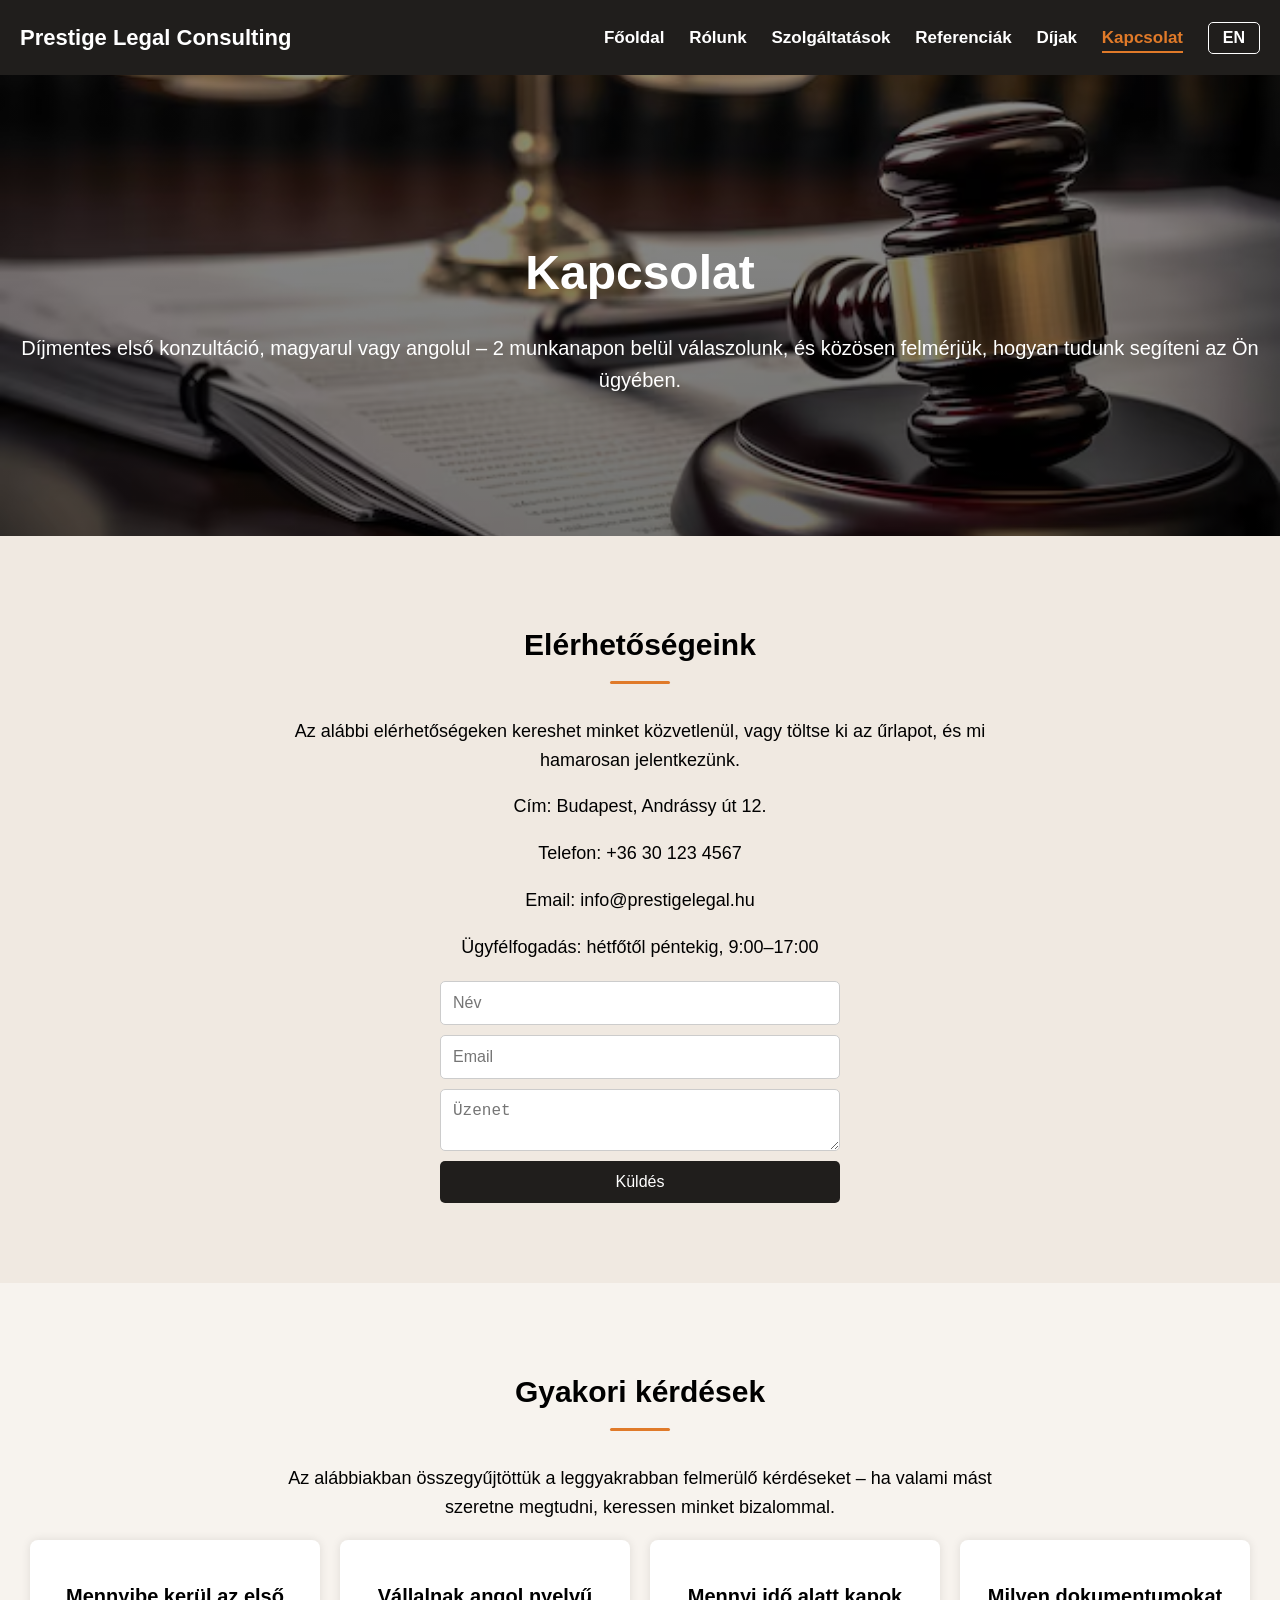
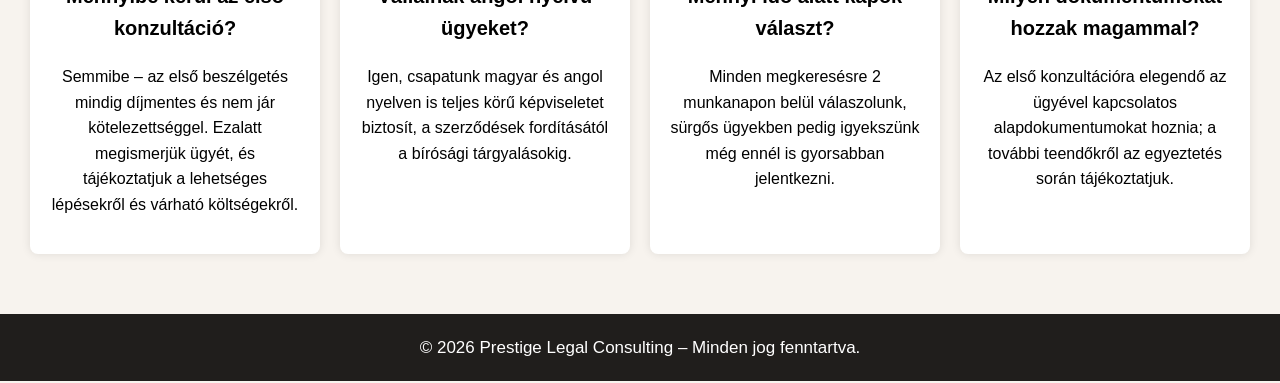
<file: contact.html>
<!DOCTYPE html>
<html lang="hu">
<head>
    <meta charset="UTF-8">
    <meta name="viewport" content="width=device-width, initial-scale=1.0">
    <title>Kapcsolat | Prestige Legal Consulting</title>
    <meta name="description" content="Vegye fel a kapcsolatot a Prestige Legal Consulting csapatával – magyar és angol nyelven egyaránt állunk rendelkezésére.">
    <link rel="stylesheet" href="assets/css/style.css">
</head>
<body>

<header>
    <div class="logo">Prestige Legal Consulting</div>
    <nav>
        <a href="index.html"><span data-hu="Főoldal" data-en="Home">Főoldal</span></a>
        <a href="about.html"><span data-hu="Rólunk" data-en="About Us">Rólunk</span></a>
        <a href="service.html"><span data-hu="Szolgáltatások" data-en="Services">Szolgáltatások</span></a>
        <a href="references.html"><span data-hu="Referenciák" data-en="References">Referenciák</span></a>
        <a href="index.html#dijak"><span data-hu="Díjak" data-en="Fees">Díjak</span></a>
        <a href="contact.html" class="active"><span data-hu="Kapcsolat" data-en="Contact">Kapcsolat</span></a>
        <button id="lang-toggle" class="lang-btn" type="button">EN</button>
    </nav>
    <button id="nav-toggle" class="nav-toggle" type="button" aria-label="Menü megnyitása" aria-expanded="false">
        <span></span><span></span><span></span>
    </button>
</header>

<section class="hero">
    <h1 data-hu="Kapcsolat" data-en="Contact">Kapcsolat</h1>
    <p data-hu="Díjmentes első konzultáció, magyarul vagy angolul – 2 munkanapon belül válaszolunk, és közösen felmérjük, hogyan tudunk segíteni az Ön ügyében." data-en="Free first consultation, in Hungarian or English – we reply within 2 business days and work with you to assess how we can help with your case.">Díjmentes első konzultáció, magyarul vagy angolul – 2 munkanapon belül válaszolunk, és közösen felmérjük, hogyan tudunk segíteni az Ön ügyében.</p>
</section>

<section class="section dark reveal">
    <h2 data-hu="Elérhetőségeink" data-en="Get in Touch">Elérhetőségeink</h2>
    <p data-hu="Az alábbi elérhetőségeken kereshet minket közvetlenül, vagy töltse ki az űrlapot, és mi hamarosan jelentkezünk." data-en="You can reach us directly at the contacts below, or fill out the form and we'll get back to you shortly.">Az alábbi elérhetőségeken kereshet minket közvetlenül, vagy töltse ki az űrlapot, és mi hamarosan jelentkezünk.</p>
    <p><span data-hu="Cím:" data-en="Address:">Cím:</span> Budapest, Andrássy út 12.</p>
    <p><span data-hu="Telefon:" data-en="Phone:">Telefon:</span> +36 30 123 4567</p>
    <p><span data-hu="Email:" data-en="Email:">Email:</span> info@prestigelegal.hu</p>
    <p data-hu="Ügyfélfogadás: hétfőtől péntekig, 9:00–17:00" data-en="Office hours: Monday to Friday, 9:00 AM–5:00 PM">Ügyfélfogadás: hétfőtől péntekig, 9:00–17:00</p>

    <form class="contact-form">
        <input type="text" data-hu-placeholder="Név" data-en-placeholder="Name" placeholder="Név" required>
        <input type="email" data-hu-placeholder="Email" data-en-placeholder="Email" placeholder="Email" required>
        <textarea data-hu-placeholder="Üzenet" data-en-placeholder="Message" placeholder="Üzenet" required></textarea>
        <button type="submit" data-hu="Küldés" data-en="Send">Küldés</button>
    </form>
</section>

<section class="section reveal">
    <h2 data-hu="Gyakori kérdések" data-en="Frequently Asked Questions">Gyakori kérdések</h2>
    <p data-hu="Az alábbiakban összegyűjtöttük a leggyakrabban felmerülő kérdéseket – ha valami mást szeretne megtudni, keressen minket bizalommal." data-en="Below we've collected the most frequently asked questions – if you'd like to know something else, feel free to reach out.">Az alábbiakban összegyűjtöttük a leggyakrabban felmerülő kérdéseket – ha valami mást szeretne megtudni, keressen minket bizalommal.</p>
    <div class="cards">
        <div class="card reveal reveal-1">
            <h3 data-hu="Mennyibe kerül az első konzultáció?" data-en="How much does the first consultation cost?">Mennyibe kerül az első konzultáció?</h3>
            <p data-hu="Semmibe – az első beszélgetés mindig díjmentes és nem jár kötelezettséggel. Ezalatt megismerjük ügyét, és tájékoztatjuk a lehetséges lépésekről és várható költségekről." data-en="Nothing – the first conversation is always free and comes with no obligation. During it, we learn about your case and inform you of the possible next steps and expected costs.">Semmibe – az első beszélgetés mindig díjmentes és nem jár kötelezettséggel. Ezalatt megismerjük ügyét, és tájékoztatjuk a lehetséges lépésekről és várható költségekről.</p>
        </div>
        <div class="card reveal reveal-2">
            <h3 data-hu="Vállalnak angol nyelvű ügyeket?" data-en="Do you take on English-language cases?">Vállalnak angol nyelvű ügyeket?</h3>
            <p data-hu="Igen, csapatunk magyar és angol nyelven is teljes körű képviseletet biztosít, a szerződések fordításától a bírósági tárgyalásokig." data-en="Yes, our team provides full representation in both Hungarian and English, from translating contracts to court hearings.">Igen, csapatunk magyar és angol nyelven is teljes körű képviseletet biztosít, a szerződések fordításától a bírósági tárgyalásokig.</p>
        </div>
        <div class="card reveal reveal-3">
            <h3 data-hu="Mennyi idő alatt kapok választ?" data-en="How quickly will I hear back?">Mennyi idő alatt kapok választ?</h3>
            <p data-hu="Minden megkeresésre 2 munkanapon belül válaszolunk, sürgős ügyekben pedig igyekszünk még ennél is gyorsabban jelentkezni." data-en="We respond to every inquiry within 2 business days, and for urgent matters we aim to get back to you even faster.">Minden megkeresésre 2 munkanapon belül válaszolunk, sürgős ügyekben pedig igyekszünk még ennél is gyorsabban jelentkezni.</p>
        </div>
        <div class="card reveal reveal-4">
            <h3 data-hu="Milyen dokumentumokat hozzak magammal?" data-en="What documents should I bring?">Milyen dokumentumokat hozzak magammal?</h3>
            <p data-hu="Az első konzultációra elegendő az ügyével kapcsolatos alapdokumentumokat hoznia; a további teendőkről az egyeztetés során tájékoztatjuk." data-en="For the first consultation, it's enough to bring the basic documents related to your case; we'll advise you on anything further during the meeting.">Az első konzultációra elegendő az ügyével kapcsolatos alapdokumentumokat hoznia; a további teendőkről az egyeztetés során tájékoztatjuk.</p>
        </div>
    </div>
</section>

<footer>
    <span data-hu="© 2026 Prestige Legal Consulting – Minden jog fenntartva." data-en="© 2026 Prestige Legal Consulting – All rights reserved.">© 2026 Prestige Legal Consulting – Minden jog fenntartva.</span>
</footer>

<script src="assets/js/lang.js"></script>
<script src="assets/js/reveal.js"></script>
</body>
</html>
</file>
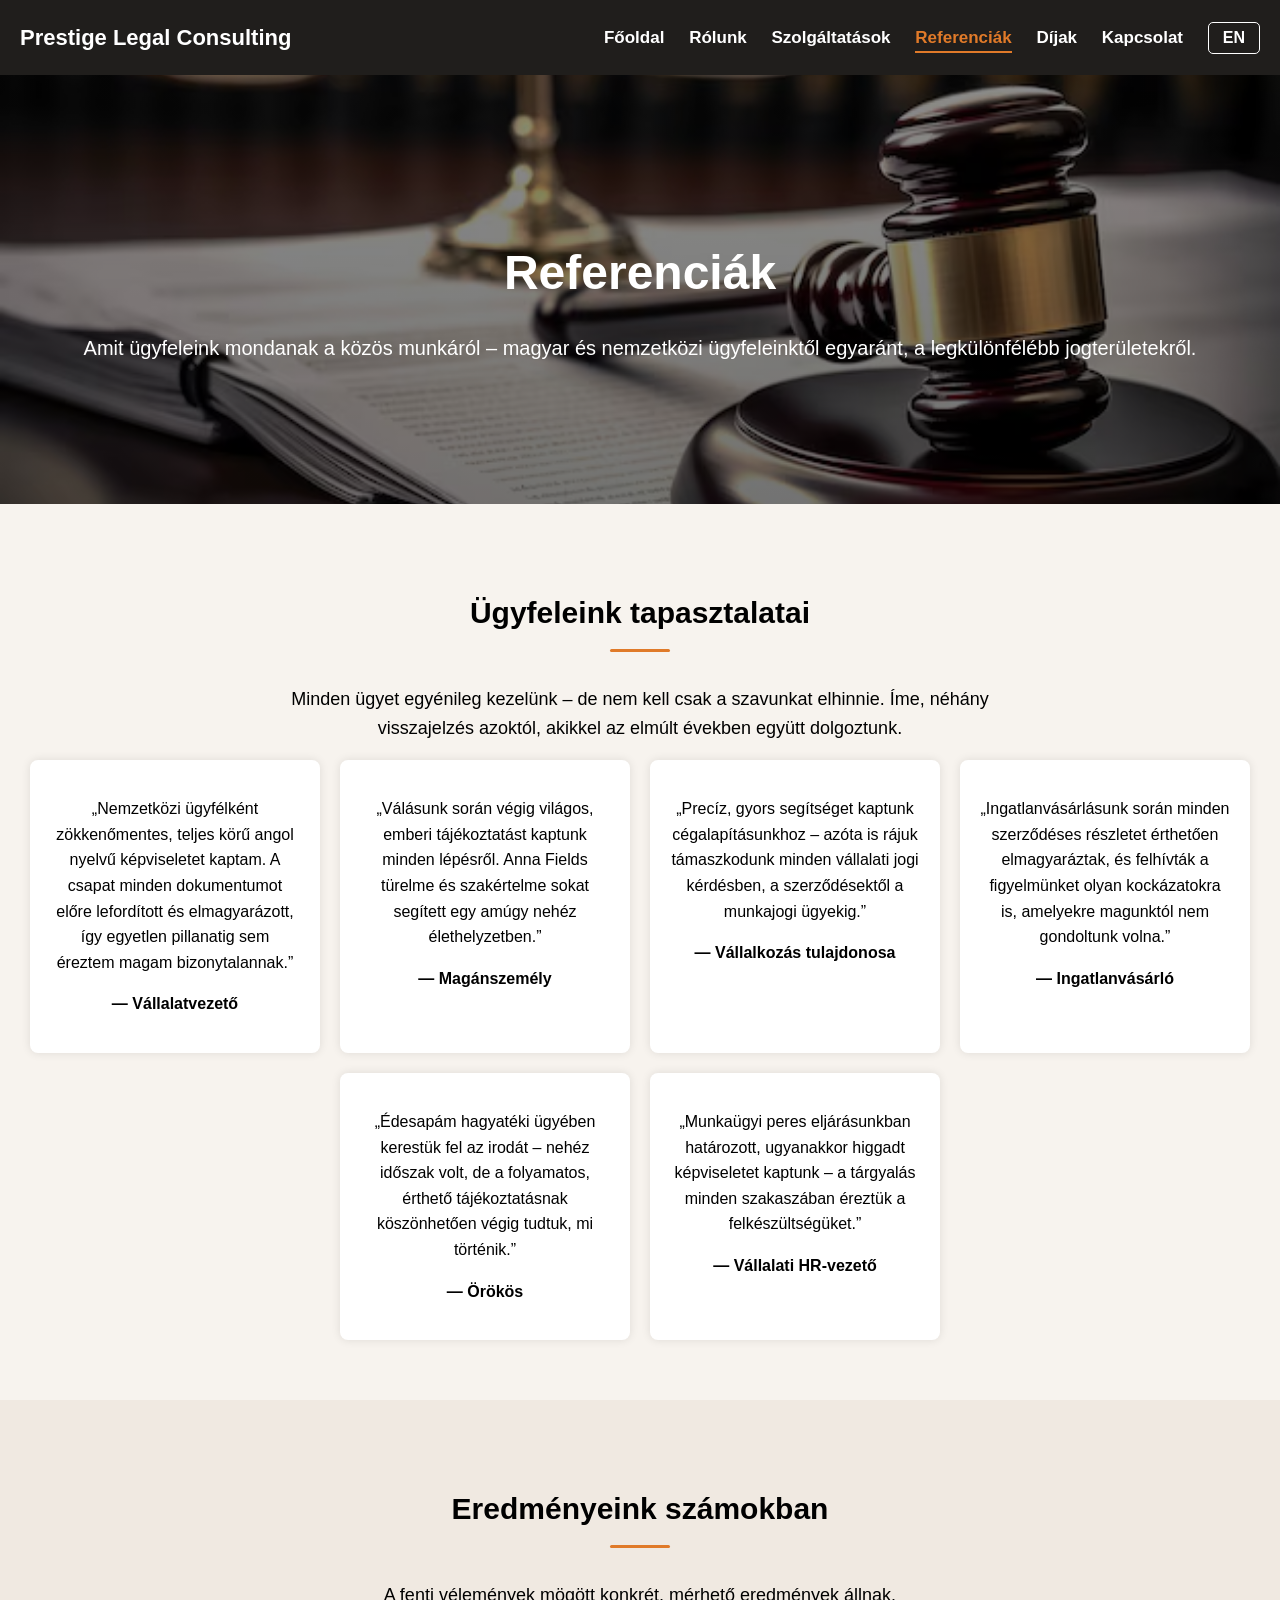
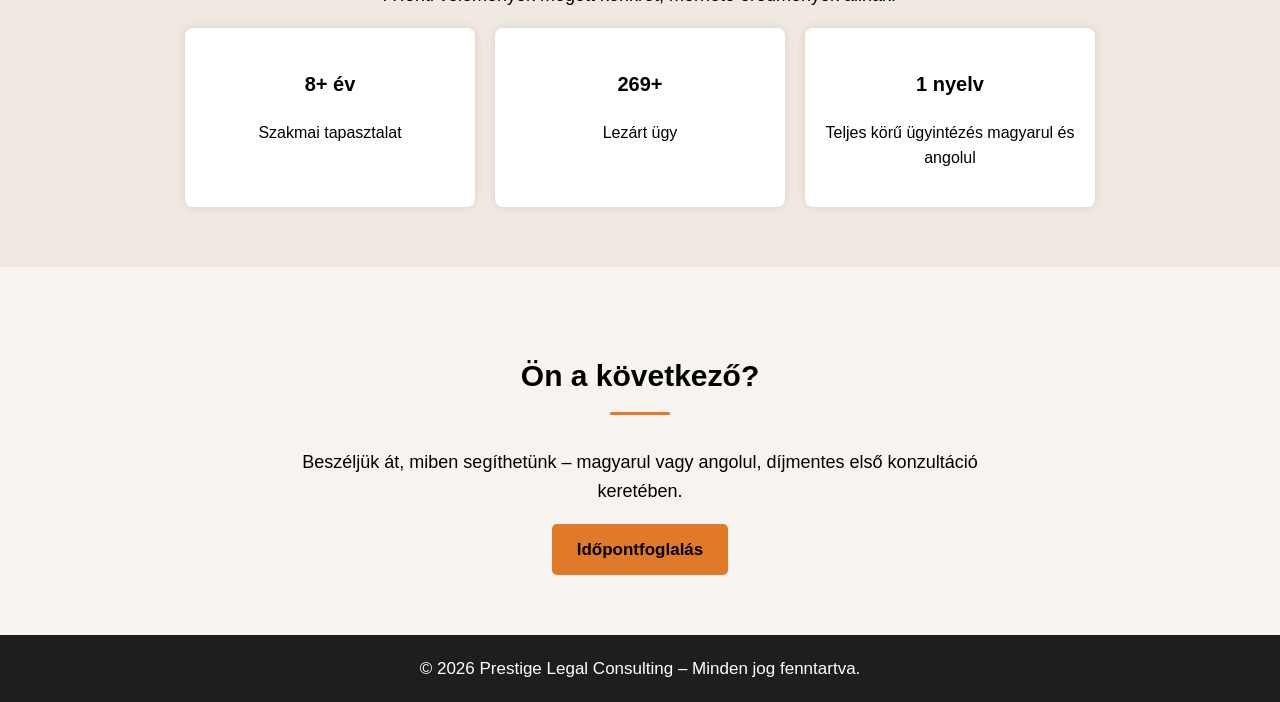
<file: references.html>
<!DOCTYPE html>
<html lang="hu">
<head>
    <meta charset="UTF-8">
    <meta name="viewport" content="width=device-width, initial-scale=1.0">
    <title>Referenciák | Prestige Legal Consulting</title>
    <meta name="description" content="Ügyfeleink visszajelzései a Prestige Legal Consulting magyar és angol nyelvű jogi képviseletéről.">
    <link rel="stylesheet" href="assets/css/style.css">
</head>
<body>

<header>
    <div class="logo">Prestige Legal Consulting</div>
    <nav>
        <a href="index.html"><span data-hu="Főoldal" data-en="Home">Főoldal</span></a>
        <a href="about.html"><span data-hu="Rólunk" data-en="About Us">Rólunk</span></a>
        <a href="service.html"><span data-hu="Szolgáltatások" data-en="Services">Szolgáltatások</span></a>
        <a href="references.html" class="active"><span data-hu="Referenciák" data-en="References">Referenciák</span></a>
        <a href="index.html#dijak"><span data-hu="Díjak" data-en="Fees">Díjak</span></a>
        <a href="contact.html"><span data-hu="Kapcsolat" data-en="Contact">Kapcsolat</span></a>
        <button id="lang-toggle" class="lang-btn" type="button">EN</button>
    </nav>
    <button id="nav-toggle" class="nav-toggle" type="button" aria-label="Menü megnyitása" aria-expanded="false">
        <span></span><span></span><span></span>
    </button>
</header>

<section class="hero">
    <h1 data-hu="Referenciák" data-en="References">Referenciák</h1>
    <p data-hu="Amit ügyfeleink mondanak a közös munkáról – magyar és nemzetközi ügyfeleinktől egyaránt, a legkülönfélébb jogterületekről." data-en="What our clients say about working with us – from both our Hungarian and international clients, across the widest range of practice areas.">Amit ügyfeleink mondanak a közös munkáról – magyar és nemzetközi ügyfeleinktől egyaránt, a legkülönfélébb jogterületekről.</p>
</section>

<section class="section reveal">
    <h2 data-hu="Ügyfeleink tapasztalatai" data-en="Client Experiences">Ügyfeleink tapasztalatai</h2>
    <p data-hu="Minden ügyet egyénileg kezelünk – de nem kell csak a szavunkat elhinnie. Íme, néhány visszajelzés azoktól, akikkel az elmúlt években együtt dolgoztunk." data-en="We handle every case individually – but you don't have to just take our word for it. Here are a few reflections from clients we've worked with in recent years.">Minden ügyet egyénileg kezelünk – de nem kell csak a szavunkat elhinnie. Íme, néhány visszajelzés azoktól, akikkel az elmúlt években együtt dolgoztunk.</p>
    <div class="cards">
        <div class="card reveal reveal-1">
            <p data-hu="„Nemzetközi ügyfélként zökkenőmentes, teljes körű angol nyelvű képviseletet kaptam. A csapat minden dokumentumot előre lefordított és elmagyarázott, így egyetlen pillanatig sem éreztem magam bizonytalannak.”" data-en="“As an international client, I received seamless, full-scope representation in English. The team translated and explained every document in advance, so I never felt uncertain for a moment.”">„Nemzetközi ügyfélként zökkenőmentes, teljes körű angol nyelvű képviseletet kaptam. A csapat minden dokumentumot előre lefordított és elmagyarázott, így egyetlen pillanatig sem éreztem magam bizonytalannak.”</p>
            <p style="margin-top:15px;"><strong data-hu="— Vállalatvezető" data-en="— Company Executive">— Vállalatvezető</strong></p>
        </div>
        <div class="card reveal reveal-2">
            <p data-hu="„Válásunk során végig világos, emberi tájékoztatást kaptunk minden lépésről. Anna Fields türelme és szakértelme sokat segített egy amúgy nehéz élethelyzetben.”" data-en="“Throughout our divorce, we received clear, human guidance at every step. Anna Fields's patience and expertise made a real difference in an otherwise difficult situation.”">„Válásunk során végig világos, emberi tájékoztatást kaptunk minden lépésről. Anna Fields türelme és szakértelme sokat segített egy amúgy nehéz élethelyzetben.”</p>
            <p style="margin-top:15px;"><strong data-hu="— Magánszemély" data-en="— Private Client">— Magánszemély</strong></p>
        </div>
        <div class="card reveal reveal-3">
            <p data-hu="„Precíz, gyors segítséget kaptunk cégalapításunkhoz – azóta is rájuk támaszkodunk minden vállalati jogi kérdésben, a szerződésektől a munkajogi ügyekig.”" data-en="“Precise, fast help with our company formation – we've relied on them ever since for every corporate legal matter, from contracts to employment issues.”">„Precíz, gyors segítséget kaptunk cégalapításunkhoz – azóta is rájuk támaszkodunk minden vállalati jogi kérdésben, a szerződésektől a munkajogi ügyekig.”</p>
            <p style="margin-top:15px;"><strong data-hu="— Vállalkozás tulajdonosa" data-en="— Business Owner">— Vállalkozás tulajdonosa</strong></p>
        </div>
        <div class="card reveal reveal-4">
            <p data-hu="„Ingatlanvásárlásunk során minden szerződéses részletet érthetően elmagyaráztak, és felhívták a figyelmünket olyan kockázatokra is, amelyekre magunktól nem gondoltunk volna.”" data-en="“During our property purchase, every contractual detail was explained clearly, and they flagged risks we wouldn't have thought of ourselves.”">„Ingatlanvásárlásunk során minden szerződéses részletet érthetően elmagyaráztak, és felhívták a figyelmünket olyan kockázatokra is, amelyekre magunktól nem gondoltunk volna.”</p>
            <p style="margin-top:15px;"><strong data-hu="— Ingatlanvásárló" data-en="— Property Buyer">— Ingatlanvásárló</strong></p>
        </div>
        <div class="card reveal reveal-5">
            <p data-hu="„Édesapám hagyatéki ügyében kerestük fel az irodát – nehéz időszak volt, de a folyamatos, érthető tájékoztatásnak köszönhetően végig tudtuk, mi történik.”" data-en="“We approached the firm regarding my father's estate – a difficult period, but thanks to their continuous, clear communication, we always knew what was happening.”">„Édesapám hagyatéki ügyében kerestük fel az irodát – nehéz időszak volt, de a folyamatos, érthető tájékoztatásnak köszönhetően végig tudtuk, mi történik.”</p>
            <p style="margin-top:15px;"><strong data-hu="— Örökös" data-en="— Heir">— Örökös</strong></p>
        </div>
        <div class="card reveal reveal-6">
            <p data-hu="„Munkaügyi peres eljárásunkban határozott, ugyanakkor higgadt képviseletet kaptunk – a tárgyalás minden szakaszában éreztük a felkészültségüket.”" data-en="“In our employment litigation, we received firm yet composed representation – we could feel their preparedness at every stage of the proceedings.”">„Munkaügyi peres eljárásunkban határozott, ugyanakkor higgadt képviseletet kaptunk – a tárgyalás minden szakaszában éreztük a felkészültségüket.”</p>
            <p style="margin-top:15px;"><strong data-hu="— Vállalati HR-vezető" data-en="— Corporate HR Manager">— Vállalati HR-vezető</strong></p>
        </div>
    </div>
</section>

<section class="section dark reveal">
    <h2 data-hu="Eredményeink számokban" data-en="Our Track Record in Numbers">Eredményeink számokban</h2>
    <p data-hu="A fenti vélemények mögött konkrét, mérhető eredmények állnak." data-en="Behind the testimonials above stand concrete, measurable results.">A fenti vélemények mögött konkrét, mérhető eredmények állnak.</p>
    <div class="cards">
        <div class="card reveal reveal-1">
            <h3><span class="count" data-target="15">0</span>+ <span data-hu="év" data-en="years">év</span></h3>
            <p data-hu="Szakmai tapasztalat" data-en="Professional experience">Szakmai tapasztalat</p>
        </div>
        <div class="card reveal reveal-2">
            <h3><span class="count" data-target="500">0</span>+</h3>
            <p data-hu="Lezárt ügy" data-en="Cases handled">Lezárt ügy</p>
        </div>
        <div class="card reveal reveal-3">
            <h3><span class="count" data-target="2">0</span> <span data-hu="nyelv" data-en="languages">nyelv</span></h3>
            <p data-hu="Teljes körű ügyintézés magyarul és angolul" data-en="Full service in Hungarian and English">Teljes körű ügyintézés magyarul és angolul</p>
        </div>
    </div>
</section>

<section class="section reveal">
    <h2 data-hu="Ön a következő?" data-en="Ready to be next?">Ön a következő?</h2>
    <p data-hu="Beszéljük át, miben segíthetünk – magyarul vagy angolul, díjmentes első konzultáció keretében." data-en="Let's talk about how we can help – in Hungarian or in English, in a free first consultation.">Beszéljük át, miben segíthetünk – magyarul vagy angolul, díjmentes első konzultáció keretében.</p>
    <a href="contact.html" class="btn"><span data-hu="Időpontfoglalás" data-en="Book a Consultation">Időpontfoglalás</span></a>
</section>

<footer>
    <span data-hu="© 2026 Prestige Legal Consulting – Minden jog fenntartva." data-en="© 2026 Prestige Legal Consulting – All rights reserved.">© 2026 Prestige Legal Consulting – Minden jog fenntartva.</span>
</footer>

<script src="assets/js/lang.js"></script>
<script src="assets/js/reveal.js"></script>
</body>
</html>
</file>
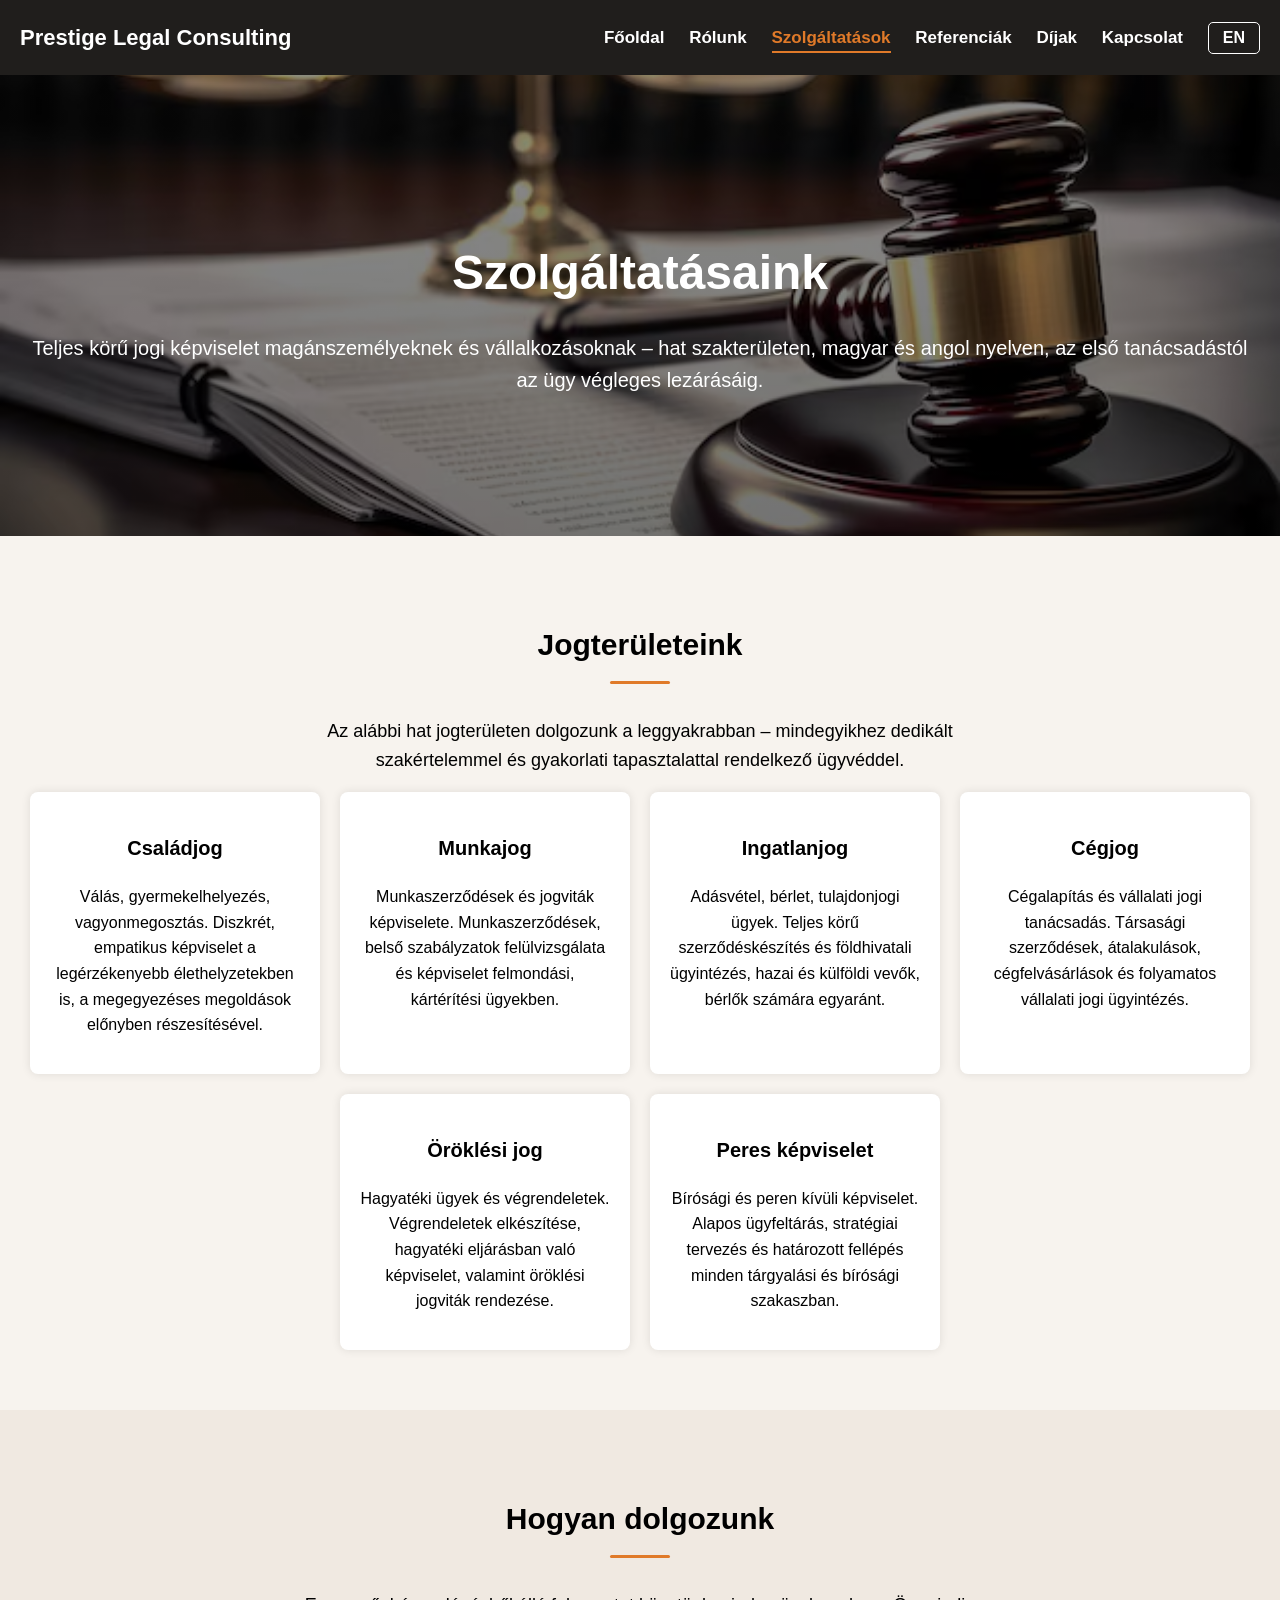
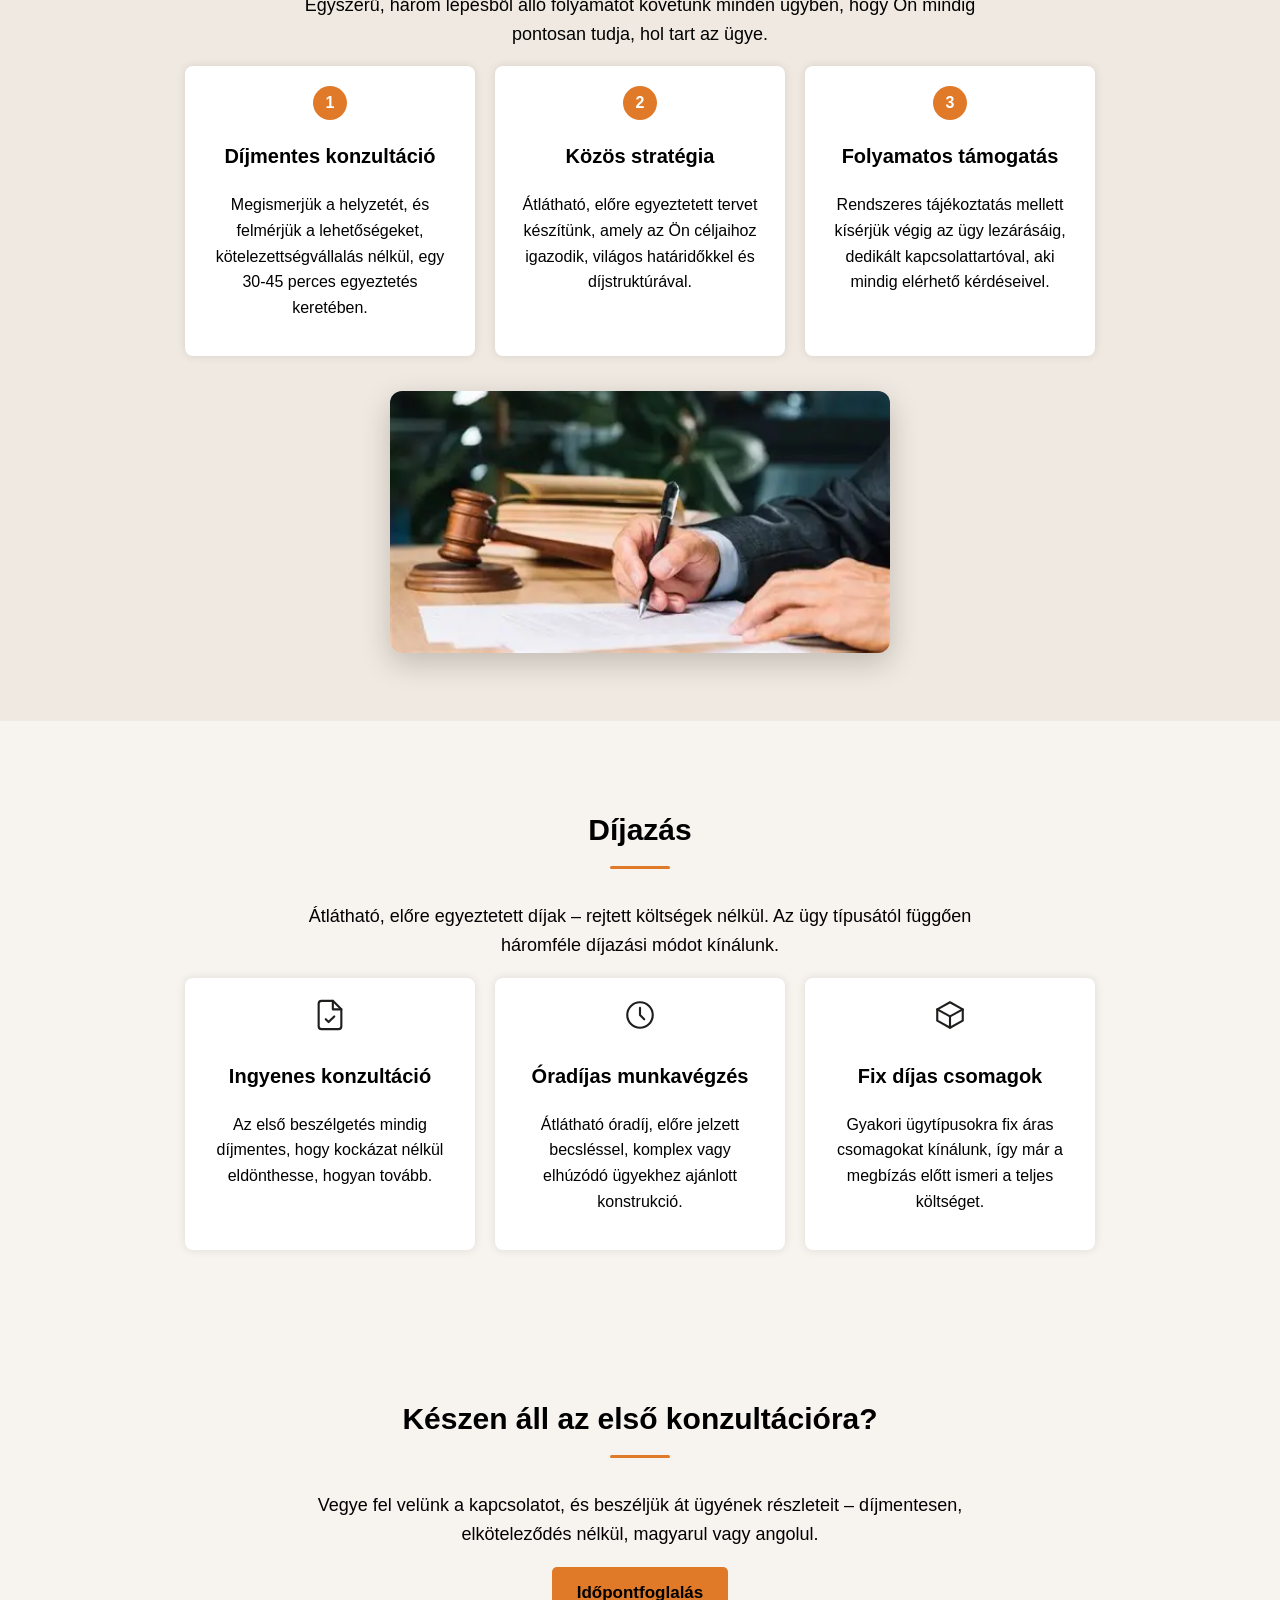
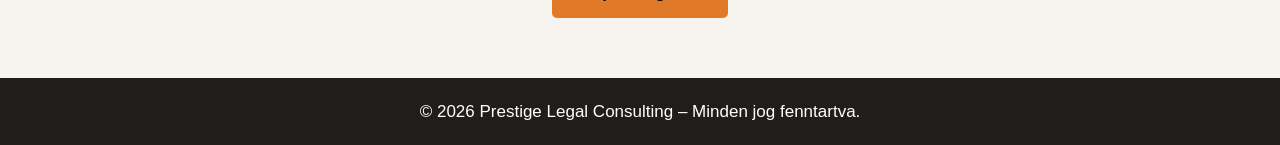
<file: service.html>
<!DOCTYPE html>
<html lang="hu">
<head>
    <meta charset="UTF-8">
    <meta name="viewport" content="width=device-width, initial-scale=1.0">
    <title>Prestige Legal Consulting - Szolgáltatások</title>
    <meta name="description" content="Családjog, munkajog, ingatlanjog, cégjog, öröklési jog és peres képviselet – teljes körű jogi szolgáltatások magyar és angol nyelven, magánszemélyeknek és vállalkozásoknak.">
    <link rel="stylesheet" href="assets/css/style.css">
</head>
<body>

<header>
    <div class="logo">Prestige Legal Consulting</div>
    <nav>
        <a href="index.html"><span data-hu="Főoldal" data-en="Home">Főoldal</span></a>
        <a href="about.html"><span data-hu="Rólunk" data-en="About Us">Rólunk</span></a>
        <a href="service.html" class="active"><span data-hu="Szolgáltatások" data-en="Services">Szolgáltatások</span></a>
        <a href="references.html"><span data-hu="Referenciák" data-en="References">Referenciák</span></a>
        <a href="index.html#dijak"><span data-hu="Díjak" data-en="Fees">Díjak</span></a>
        <a href="contact.html"><span data-hu="Kapcsolat" data-en="Contact">Kapcsolat</span></a>
        <button id="lang-toggle" class="lang-btn" type="button">EN</button>
    </nav>
    <button id="nav-toggle" class="nav-toggle" type="button" aria-label="Menü megnyitása" aria-expanded="false">
        <span></span><span></span><span></span>
    </button>
</header>

<section class="hero">
    <h1 data-hu="Szolgáltatásaink" data-en="Our Services">Szolgáltatásaink</h1>
    <p data-hu="Teljes körű jogi képviselet magánszemélyeknek és vállalkozásoknak – hat szakterületen, magyar és angol nyelven, az első tanácsadástól az ügy végleges lezárásáig." data-en="Full-scope legal representation for individuals and businesses – across six practice areas, in Hungarian and English, from the first consultation through to final resolution.">Teljes körű jogi képviselet magánszemélyeknek és vállalkozásoknak – hat szakterületen, magyar és angol nyelven, az első tanácsadástól az ügy végleges lezárásáig.</p>
</section>

<section class="section reveal">
    <h2 data-hu="Jogterületeink" data-en="Practice Areas">Jogterületeink</h2>
    <p data-hu="Az alábbi hat jogterületen dolgozunk a leggyakrabban – mindegyikhez dedikált szakértelemmel és gyakorlati tapasztalattal rendelkező ügyvéddel." data-en="These are the six practice areas we work in most often – each backed by a lawyer with dedicated expertise and hands-on experience.">Az alábbi hat jogterületen dolgozunk a leggyakrabban – mindegyikhez dedikált szakértelemmel és gyakorlati tapasztalattal rendelkező ügyvéddel.</p>
    <div class="cards">
        <div class="card reveal reveal-1">
            <h3 data-hu="Családjog" data-en="Family Law">Családjog</h3>
            <p data-hu="Válás, gyermekelhelyezés, vagyonmegosztás. Diszkrét, empatikus képviselet a legérzékenyebb élethelyzetekben is, a megegyezéses megoldások előnyben részesítésével." data-en="Divorce, child custody, division of assets. Discreet, empathetic representation even in the most sensitive life situations, with a preference for negotiated solutions.">Válás, gyermekelhelyezés, vagyonmegosztás. Diszkrét, empatikus képviselet a legérzékenyebb élethelyzetekben is, a megegyezéses megoldások előnyben részesítésével.</p>
        </div>
        <div class="card reveal reveal-2">
            <h3 data-hu="Munkajog" data-en="Employment Law">Munkajog</h3>
            <p data-hu="Munkaszerződések és jogviták képviselete. Munkaszerződések, belső szabályzatok felülvizsgálata és képviselet felmondási, kártérítési ügyekben." data-en="Representation in employment contracts and disputes. Review of employment contracts and internal policies, plus representation in termination and compensation disputes.">Munkaszerződések és jogviták képviselete. Munkaszerződések, belső szabályzatok felülvizsgálata és képviselet felmondási, kártérítési ügyekben.</p>
        </div>
        <div class="card reveal reveal-3">
            <h3 data-hu="Ingatlanjog" data-en="Real Estate Law">Ingatlanjog</h3>
            <p data-hu="Adásvétel, bérlet, tulajdonjogi ügyek. Teljes körű szerződéskészítés és földhivatali ügyintézés, hazai és külföldi vevők, bérlők számára egyaránt." data-en="Sales, leasing, and property ownership matters. Full contract drafting and land registry administration, for both domestic and foreign buyers and tenants.">Adásvétel, bérlet, tulajdonjogi ügyek. Teljes körű szerződéskészítés és földhivatali ügyintézés, hazai és külföldi vevők, bérlők számára egyaránt.</p>
        </div>
        <div class="card reveal reveal-4">
            <h3 data-hu="Cégjog" data-en="Corporate Law">Cégjog</h3>
            <p data-hu="Cégalapítás és vállalati jogi tanácsadás. Társasági szerződések, átalakulások, cégfelvásárlások és folyamatos vállalati jogi ügyintézés." data-en="Company formation and corporate legal advice. Articles of association, restructurings, company acquisitions, and ongoing corporate legal support.">Cégalapítás és vállalati jogi tanácsadás. Társasági szerződések, átalakulások, cégfelvásárlások és folyamatos vállalati jogi ügyintézés.</p>
        </div>
        <div class="card reveal reveal-5">
            <h3 data-hu="Öröklési jog" data-en="Inheritance Law">Öröklési jog</h3>
            <p data-hu="Hagyatéki ügyek és végrendeletek. Végrendeletek elkészítése, hagyatéki eljárásban való képviselet, valamint öröklési jogviták rendezése." data-en="Probate matters and wills. Drafting wills, representation in probate proceedings, and resolving inheritance disputes.">Hagyatéki ügyek és végrendeletek. Végrendeletek elkészítése, hagyatéki eljárásban való képviselet, valamint öröklési jogviták rendezése.</p>
        </div>
        <div class="card reveal reveal-6">
            <h3 data-hu="Peres képviselet" data-en="Litigation">Peres képviselet</h3>
            <p data-hu="Bírósági és peren kívüli képviselet. Alapos ügyfeltárás, stratégiai tervezés és határozott fellépés minden tárgyalási és bírósági szakaszban." data-en="Court and out-of-court representation. Thorough case preparation, strategic planning, and firm advocacy at every stage of negotiation and litigation.">Bírósági és peren kívüli képviselet. Alapos ügyfeltárás, stratégiai tervezés és határozott fellépés minden tárgyalási és bírósági szakaszban.</p>
        </div>
    </div>
</section>

<section class="section dark reveal">
    <h2 data-hu="Hogyan dolgozunk" data-en="How We Work">Hogyan dolgozunk</h2>
    <p data-hu="Egyszerű, három lépésből álló folyamatot követünk minden ügyben, hogy Ön mindig pontosan tudja, hol tart az ügye." data-en="We follow a simple, three-step process for every case, so you always know exactly where your matter stands.">Egyszerű, három lépésből álló folyamatot követünk minden ügyben, hogy Ön mindig pontosan tudja, hol tart az ügye.</p>
    <div class="cards">
        <div class="card reveal reveal-1">
            <div class="icon step-number">1</div>
            <h3 data-hu="Díjmentes konzultáció" data-en="Free Consultation">Díjmentes konzultáció</h3>
            <p data-hu="Megismerjük a helyzetét, és felmérjük a lehetőségeket, kötelezettségvállalás nélkül, egy 30-45 perces egyeztetés keretében." data-en="We learn about your situation and assess your options, with no obligation, in a 30–45 minute consultation.">Megismerjük a helyzetét, és felmérjük a lehetőségeket, kötelezettségvállalás nélkül, egy 30-45 perces egyeztetés keretében.</p>
        </div>
        <div class="card reveal reveal-2">
            <div class="icon step-number">2</div>
            <h3 data-hu="Közös stratégia" data-en="Shared Strategy">Közös stratégia</h3>
            <p data-hu="Átlátható, előre egyeztetett tervet készítünk, amely az Ön céljaihoz igazodik, világos határidőkkel és díjstruktúrával." data-en="We build a transparent, pre-agreed plan tailored to your goals, with clear deadlines and a defined fee structure.">Átlátható, előre egyeztetett tervet készítünk, amely az Ön céljaihoz igazodik, világos határidőkkel és díjstruktúrával.</p>
        </div>
        <div class="card reveal reveal-3">
            <div class="icon step-number">3</div>
            <h3 data-hu="Folyamatos támogatás" data-en="Ongoing Support">Folyamatos támogatás</h3>
            <p data-hu="Rendszeres tájékoztatás mellett kísérjük végig az ügy lezárásáig, dedikált kapcsolattartóval, aki mindig elérhető kérdéseivel." data-en="We support you through to resolution, with regular updates and a dedicated point of contact always available for your questions.">Rendszeres tájékoztatás mellett kísérjük végig az ügy lezárásáig, dedikált kapcsolattartóval, aki mindig elérhető kérdéseivel.</p>
        </div>
    </div>
    <img src="assets/images/legal.webp" alt="Prestige Legal Consulting" style="max-width:500px;width:100%;border-radius:12px;box-shadow:0 10px 30px rgba(0,0,0,0.2);margin-top:35px;">
</section>

<section class="section reveal">
    <h2 data-hu="Díjazás" data-en="Fees">Díjazás</h2>
    <p data-hu="Átlátható, előre egyeztetett díjak – rejtett költségek nélkül. Az ügy típusától függően háromféle díjazási módot kínálunk." data-en="Transparent, pre-agreed fees – no hidden costs. Depending on the type of matter, we offer three billing options.">Átlátható, előre egyeztetett díjak – rejtett költségek nélkül. Az ügy típusától függően háromféle díjazási módot kínálunk.</p>
    <div class="cards">
        <div class="card reveal reveal-1">
            <div class="icon"><svg viewBox="0 0 24 24" fill="none" stroke="currentColor" stroke-width="1.5" stroke-linecap="round" stroke-linejoin="round"><path d="M14 2H6a2 2 0 0 0-2 2v16a2 2 0 0 0 2 2h12a2 2 0 0 0 2-2V8z"/><path d="M14 2v6h6"/><path d="M9 15l2 2 4-4"/></svg></div>
            <h3 data-hu="Ingyenes konzultáció" data-en="Free Consultation">Ingyenes konzultáció</h3>
            <p data-hu="Az első beszélgetés mindig díjmentes, hogy kockázat nélkül eldönthesse, hogyan tovább." data-en="The first conversation is always free, so you can decide how to proceed with no risk.">Az első beszélgetés mindig díjmentes, hogy kockázat nélkül eldönthesse, hogyan tovább.</p>
        </div>
        <div class="card reveal reveal-2">
            <div class="icon"><svg viewBox="0 0 24 24" fill="none" stroke="currentColor" stroke-width="1.5" stroke-linecap="round" stroke-linejoin="round"><circle cx="12" cy="12" r="9"/><path d="M12 7v5l3 3"/></svg></div>
            <h3 data-hu="Óradíjas munkavégzés" data-en="Hourly Billing">Óradíjas munkavégzés</h3>
            <p data-hu="Átlátható óradíj, előre jelzett becsléssel, komplex vagy elhúzódó ügyekhez ajánlott konstrukció." data-en="A transparent hourly rate, with an upfront estimate – recommended for complex or long-running matters.">Átlátható óradíj, előre jelzett becsléssel, komplex vagy elhúzódó ügyekhez ajánlott konstrukció.</p>
        </div>
        <div class="card reveal reveal-3">
            <div class="icon"><svg viewBox="0 0 24 24" fill="none" stroke="currentColor" stroke-width="1.5" stroke-linecap="round" stroke-linejoin="round"><path d="M21 8l-9-5-9 5 9 5 9-5z"/><path d="M3 8v8l9 5 9-5V8"/><path d="M12 13v8"/></svg></div>
            <h3 data-hu="Fix díjas csomagok" data-en="Fixed-Fee Packages">Fix díjas csomagok</h3>
            <p data-hu="Gyakori ügytípusokra fix áras csomagokat kínálunk, így már a megbízás előtt ismeri a teljes költséget." data-en="For common matters, we offer fixed-price packages, so you know the full cost before you even engage us.">Gyakori ügytípusokra fix áras csomagokat kínálunk, így már a megbízás előtt ismeri a teljes költséget.</p>
        </div>
    </div>
</section>

<section class="section reveal">
    <h2 data-hu="Készen áll az első konzultációra?" data-en="Ready for Your First Consultation?">Készen áll az első konzultációra?</h2>
    <p data-hu="Vegye fel velünk a kapcsolatot, és beszéljük át ügyének részleteit – díjmentesen, elköteleződés nélkül, magyarul vagy angolul." data-en="Get in touch with us and let's discuss the details of your case – free of charge, with no obligation, in Hungarian or English.">Vegye fel velünk a kapcsolatot, és beszéljük át ügyének részleteit – díjmentesen, elköteleződés nélkül, magyarul vagy angolul.</p>
    <a href="contact.html" class="btn"><span data-hu="Időpontfoglalás" data-en="Book a Consultation">Időpontfoglalás</span></a>
</section>

<footer>
    <span data-hu="© 2026 Prestige Legal Consulting – Minden jog fenntartva." data-en="© 2026 Prestige Legal Consulting – All rights reserved.">© 2026 Prestige Legal Consulting – Minden jog fenntartva.</span>
</footer>

<script src="assets/js/lang.js"></script>
<script src="assets/js/reveal.js"></script>
</body>
</html>
</file>
<file: assets/css/style.css>
:root {
    --primary-color: #201e1c;
    --secondary-color: #e07a29;
    --background-color: #f7f3ee;
    --text-color: #000;
}

html {
    scroll-behavior: smooth;
}

body {
    margin: 0;
    font-family: Arial, sans-serif;
    background: var(--background-color);
    color: var(--text-color);
    font-size: 17px;
    line-height: 1.6;
}

header {
    background: var(--primary-color);
    color: white;
    padding: 20px;
    display: flex;
    justify-content: space-between;
    align-items: center;
    position: sticky;
    top: 0;
    z-index: 100;
    box-shadow: 0 2px 0 rgba(0,0,0,0);
    transition: box-shadow 0.45s ease, padding 0.45s ease;
}

header.scrolled {
    padding: 12px 20px;
    box-shadow: 0 6px 20px rgba(0,0,0,0.25);
}

header nav a {
    color: white;
    margin-left: 20px;
    text-decoration: none;
    font-weight: bold;
    padding-bottom: 4px;
    border-bottom: 2px solid transparent;
    transition: color 0.35s ease, border-color 0.35s ease;
}

header nav a:hover {
    color: var(--secondary-color);
}

header nav a.active {
    color: var(--secondary-color);
    border-bottom: 2px solid var(--secondary-color);
}

.logo {
    font-size: 22px;
    font-weight: bold;
    transition: color 0.4s ease;
}

.logo:hover {
    color: var(--secondary-color);
}

.hero {
    background: linear-gradient(rgba(0,0,0,0.45), rgba(0,0,0,0.55)), url('../images/legal.avif') center/cover no-repeat;
    padding: 120px 20px;
    text-align: center;
    color: white;
    background-color: var(--primary-color);
    overflow: hidden;
}

.hero h1,
.hero p,
.hero .btn {
    opacity: 0;
    transform: translateY(24px);
    animation: hero-in 1.3s ease forwards;
}

.hero h1 { font-size: 48px; margin-bottom: 10px; animation-delay: 0.15s; }
.hero p { font-size: 20px; animation-delay: 0.45s; }
.hero .btn { animation-delay: 0.75s; }

@keyframes hero-in {
    to { opacity: 1; transform: translateY(0); }
}

.btn {
    background: var(--secondary-color);
    padding: 12px 25px;
    color: black;
    text-decoration: none;
    font-weight: bold;
    border-radius: 5px;
    display: inline-block;
    transition: transform 0.4s ease, box-shadow 0.4s ease, background 0.4s ease;
}

.btn:hover {
    transform: translateY(-3px);
    box-shadow: 0 10px 22px rgba(224,122,41,0.4);
}

.btn:active {
    transform: translateY(-1px);
}

.section {
    padding: 60px 20px;
    text-align: center;
}

.section h2 {
    font-size: 30px;
    margin-bottom: 15px;
    position: relative;
    display: inline-block;
}

.section h2::after {
    content: '';
    display: block;
    width: 60px;
    height: 3px;
    background: var(--secondary-color);
    margin: 12px auto 0;
    border-radius: 2px;
}

.section > p {
    font-size: 18px;
    max-width: 720px;
    margin-left: auto;
    margin-right: auto;
}

.dark {
    background: #f0e9e1;
}

.cards {
    display: flex;
    justify-content: center;
    flex-wrap: wrap;
    gap: 20px;
}

.card {
    background: white;
    color: var(--text-color);
    padding: 20px;
    width: 250px;
    border-radius: 8px;
    box-shadow: 0 0 10px rgba(0,0,0,0.1);
    transition: transform 0.4s ease, box-shadow 0.4s ease;
}

.card:hover {
    transform: translateY(-6px);
    box-shadow: 0 10px 24px rgba(0,0,0,0.18);
}

.card h3 {
    font-size: 20px;
}

.card p {
    font-size: 16px;
}

.card .icon {
    margin-bottom: 10px;
}

.card .icon svg {
    width: 34px;
    height: 34px;
    stroke: var(--primary-color);
    transition: transform 0.5s ease;
}

.card:hover .icon svg {
    transform: scale(1.15) rotate(-4deg);
}

.card .icon.step-number {
    width: 34px;
    height: 34px;
    line-height: 34px;
    margin: 0 auto 10px;
    border-radius: 50%;
    background: var(--secondary-color);
    color: white;
    font-weight: bold;
    font-size: 16px;
}

.stat h3 {
    font-size: 36px;
    color: var(--text-color);
    margin: 0 0 5px;
}

.section-scales .stat h3 {
    color: white;
}

.reveal {
    opacity: 0;
    transform: translateY(30px);
    transition: opacity 1.1s ease, transform 1.1s ease;
}

.reveal.is-visible {
    opacity: 1;
    transform: translateY(0);
}

.reveal-1 { transition-delay: 0.1s; }
.reveal-2 { transition-delay: 0.25s; }
.reveal-3 { transition-delay: 0.4s; }
.reveal-4 { transition-delay: 0.55s; }
.reveal-5 { transition-delay: 0.7s; }
.reveal-6 { transition-delay: 0.85s; }

.stat h3 .count {
    display: inline-block;
}

.contact-form {
    max-width: 400px;
    margin: 20px auto;
    display: flex;
    flex-direction: column;
}

.contact-form input,
.contact-form textarea {
    margin-bottom: 10px;
    padding: 12px;
    border-radius: 5px;
    border: 1px solid #ccc;
    font-size: 16px;
}

button {
    padding: 12px;
    background: var(--primary-color);
    color: white;
    border: none;
    border-radius: 5px;
    cursor: pointer;
    font-size: 16px;
}

footer {
    background: var(--primary-color);
    color: white;
    text-align: center;
    padding: 20px;
}

.lang-btn {
    background: transparent;
    border: 1px solid white;
    color: white;
    padding: 6px 14px;
    border-radius: 5px;
    font-weight: bold;
    cursor: pointer;
    margin-left: 20px;
}

.lang-btn:hover {
    background: white;
    color: var(--primary-color);
}

.nav-toggle {
    display: none;
    flex-direction: column;
    justify-content: center;
    align-items: center;
    gap: 5px;
    width: 34px;
    height: 34px;
    background: transparent;
    border: none;
    cursor: pointer;
    padding: 0;
    margin-left: 20px;
    flex-shrink: 0;
}

.nav-toggle span {
    display: block;
    width: 26px;
    height: 2px;
    background: white;
    border-radius: 2px;
    transition: transform 0.4s ease, opacity 0.4s ease;
}

.nav-toggle.open span:nth-child(1) { transform: translateY(7px) rotate(45deg); }
.nav-toggle.open span:nth-child(2) { opacity: 0; }
.nav-toggle.open span:nth-child(3) { transform: translateY(-7px) rotate(-45deg); }

@media (max-width: 860px) {
    header {
        flex-wrap: wrap;
    }

    .nav-toggle {
        display: flex;
    }

    header nav {
        position: absolute;
        top: 100%;
        left: 0;
        right: 0;
        background: var(--primary-color);
        flex-direction: column;
        align-items: stretch;
        gap: 4px;
        padding: 0 20px;
        max-height: 0;
        overflow: hidden;
        opacity: 0;
        transition: max-height 0.5s ease, opacity 0.5s ease, padding 0.5s ease;
    }

    header nav.open {
        max-height: 480px;
        opacity: 1;
        padding: 10px 20px 24px;
    }

    header nav a {
        margin-left: 0;
        padding: 10px 0;
        border-bottom: 1px solid rgba(255,255,255,0.12);
    }

    header nav a.active {
        border-bottom: 1px solid var(--secondary-color);
    }

    header nav .lang-btn {
        margin-left: 0;
        margin-top: 12px;
        align-self: flex-start;
    }
}

.section-scales {
    background: linear-gradient(rgba(0,0,0,0.6), rgba(0,0,0,0.7)), url('../images/merleg.jpeg') center/cover no-repeat;
    color: white;
}

.section-scales h2 {
    color: white;
}
</file>
